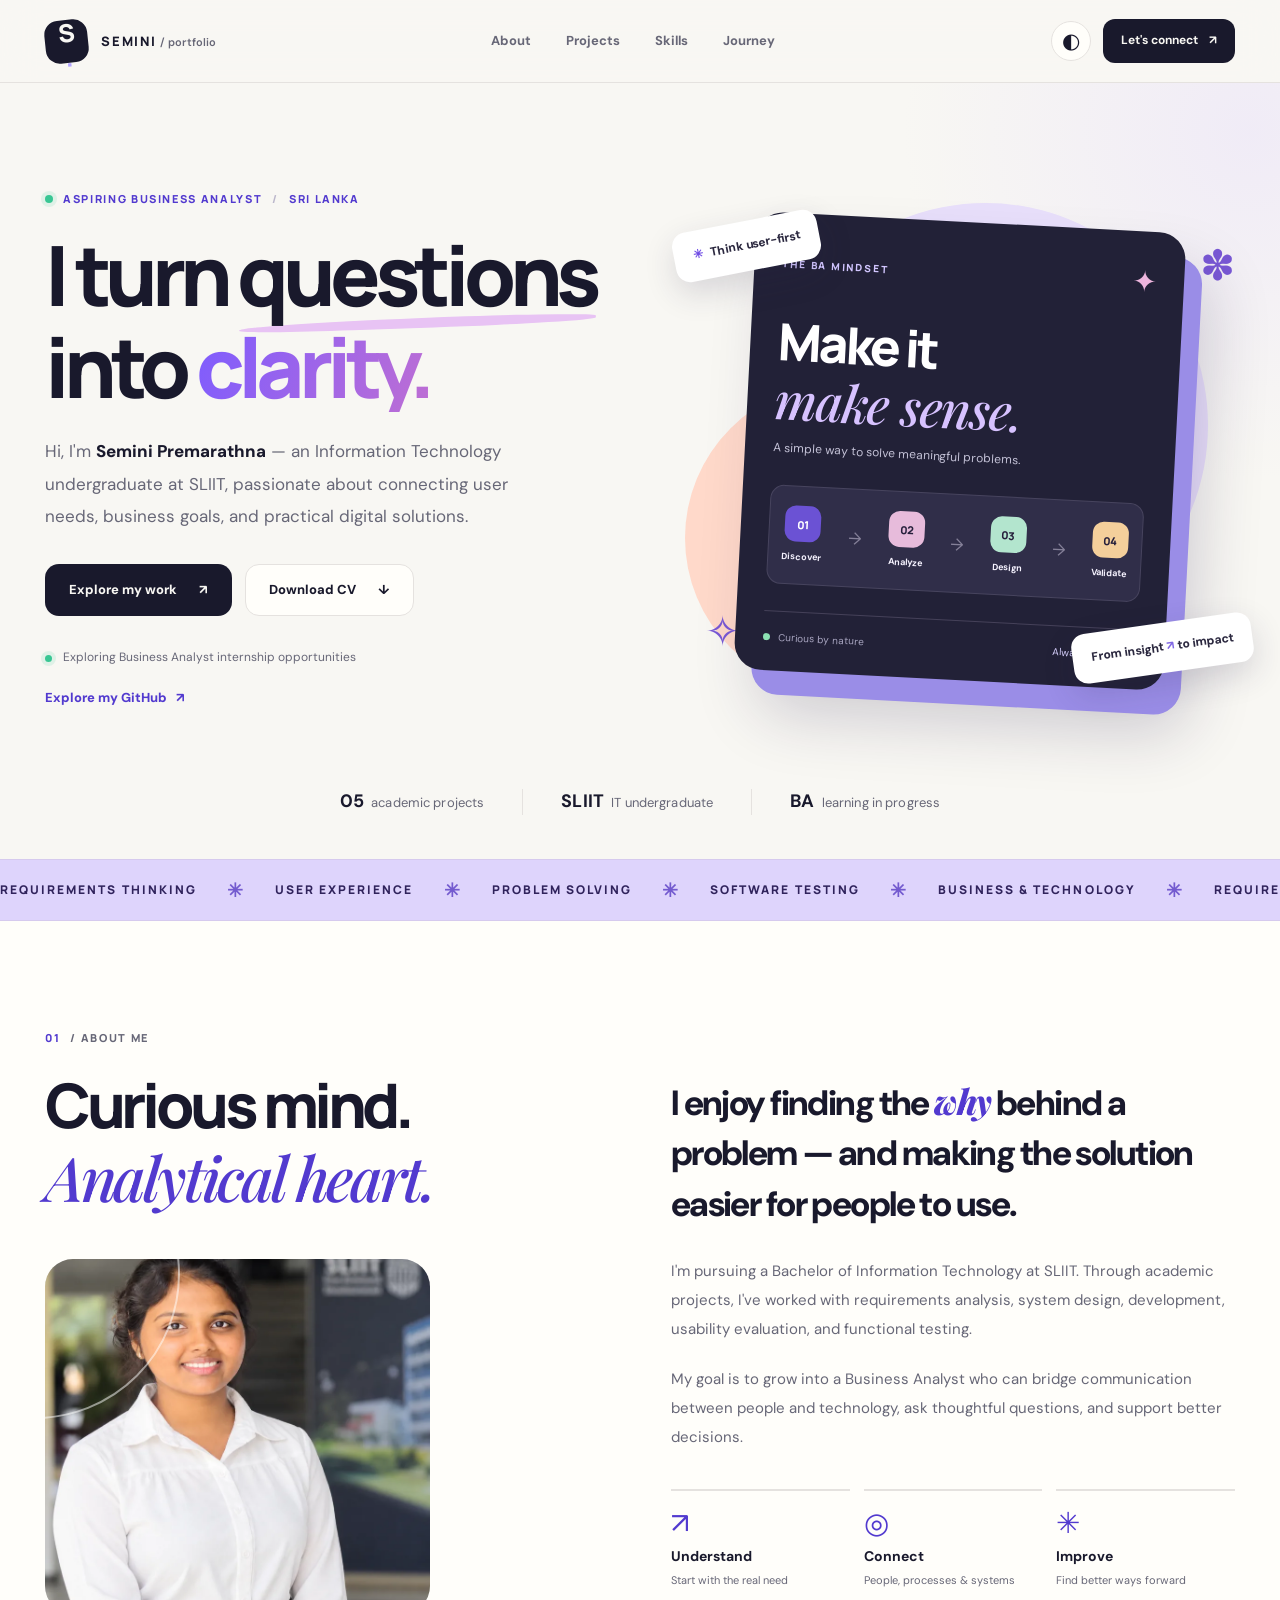
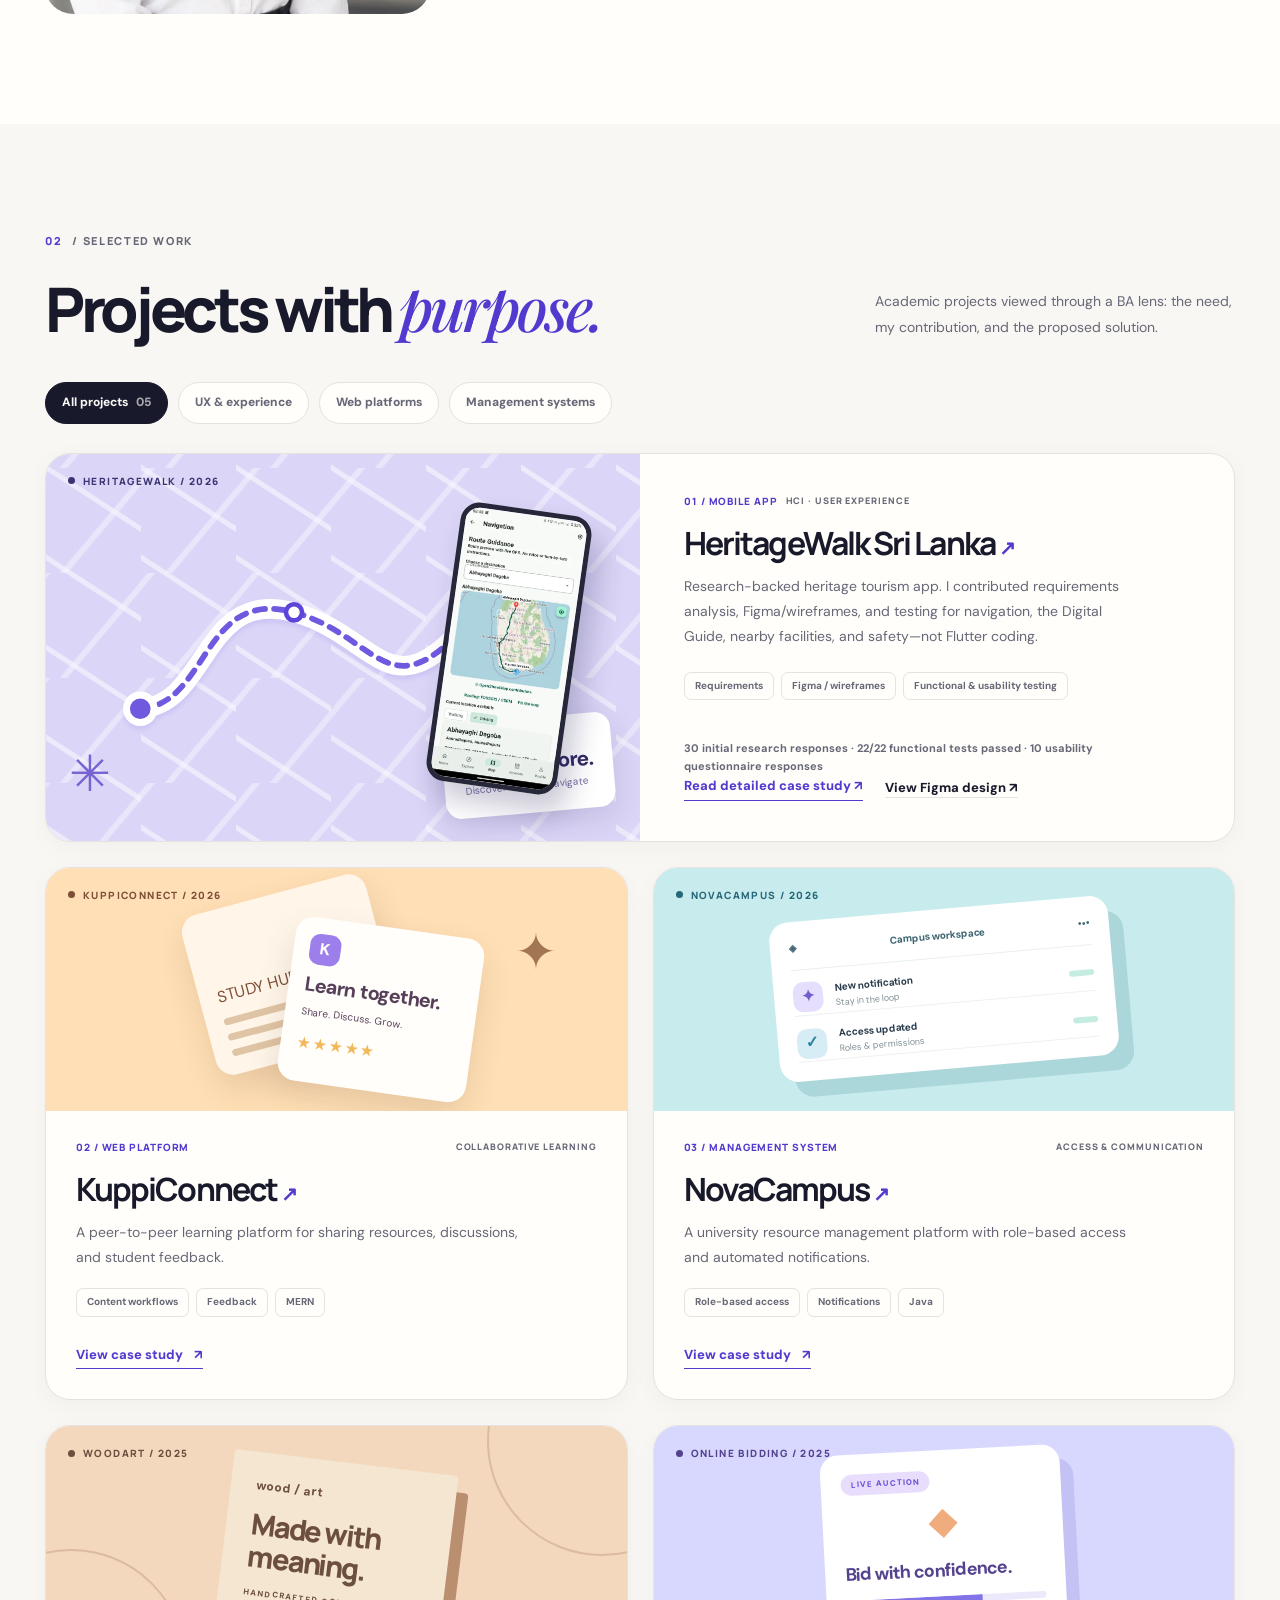
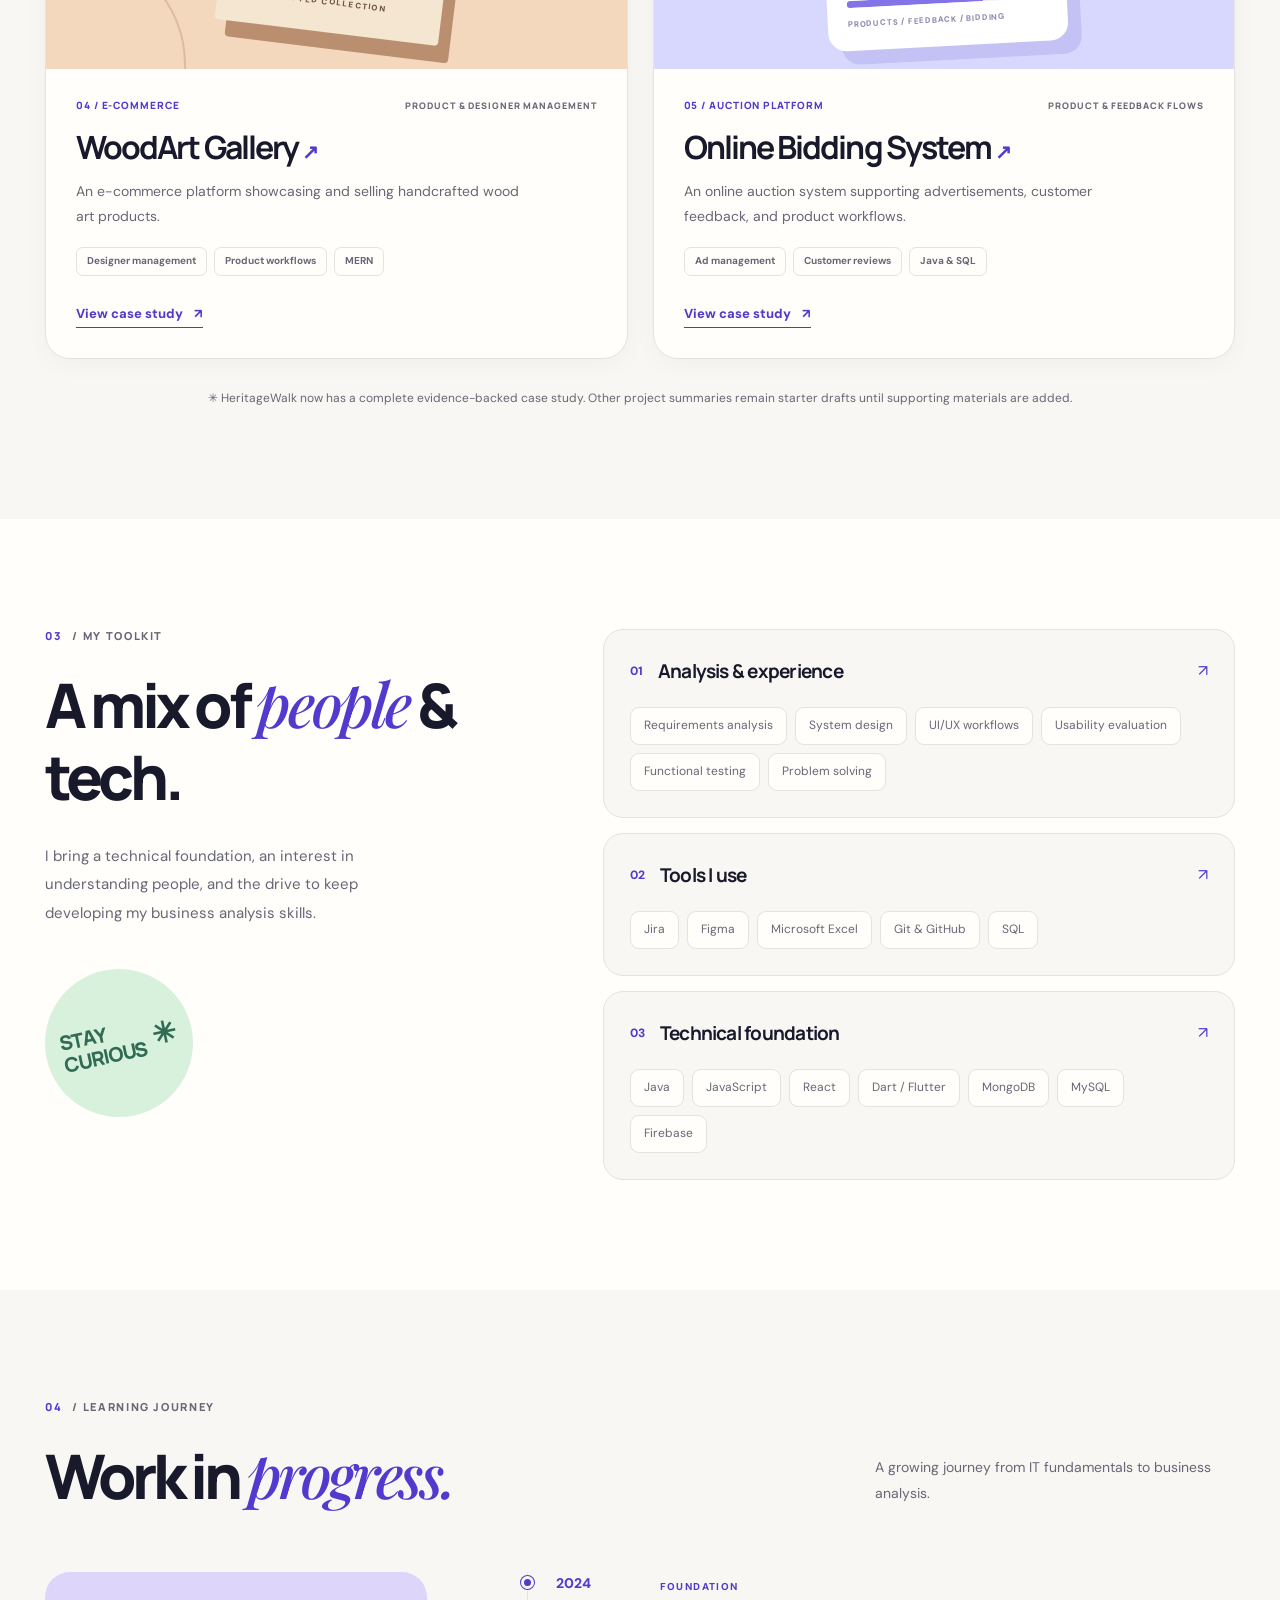
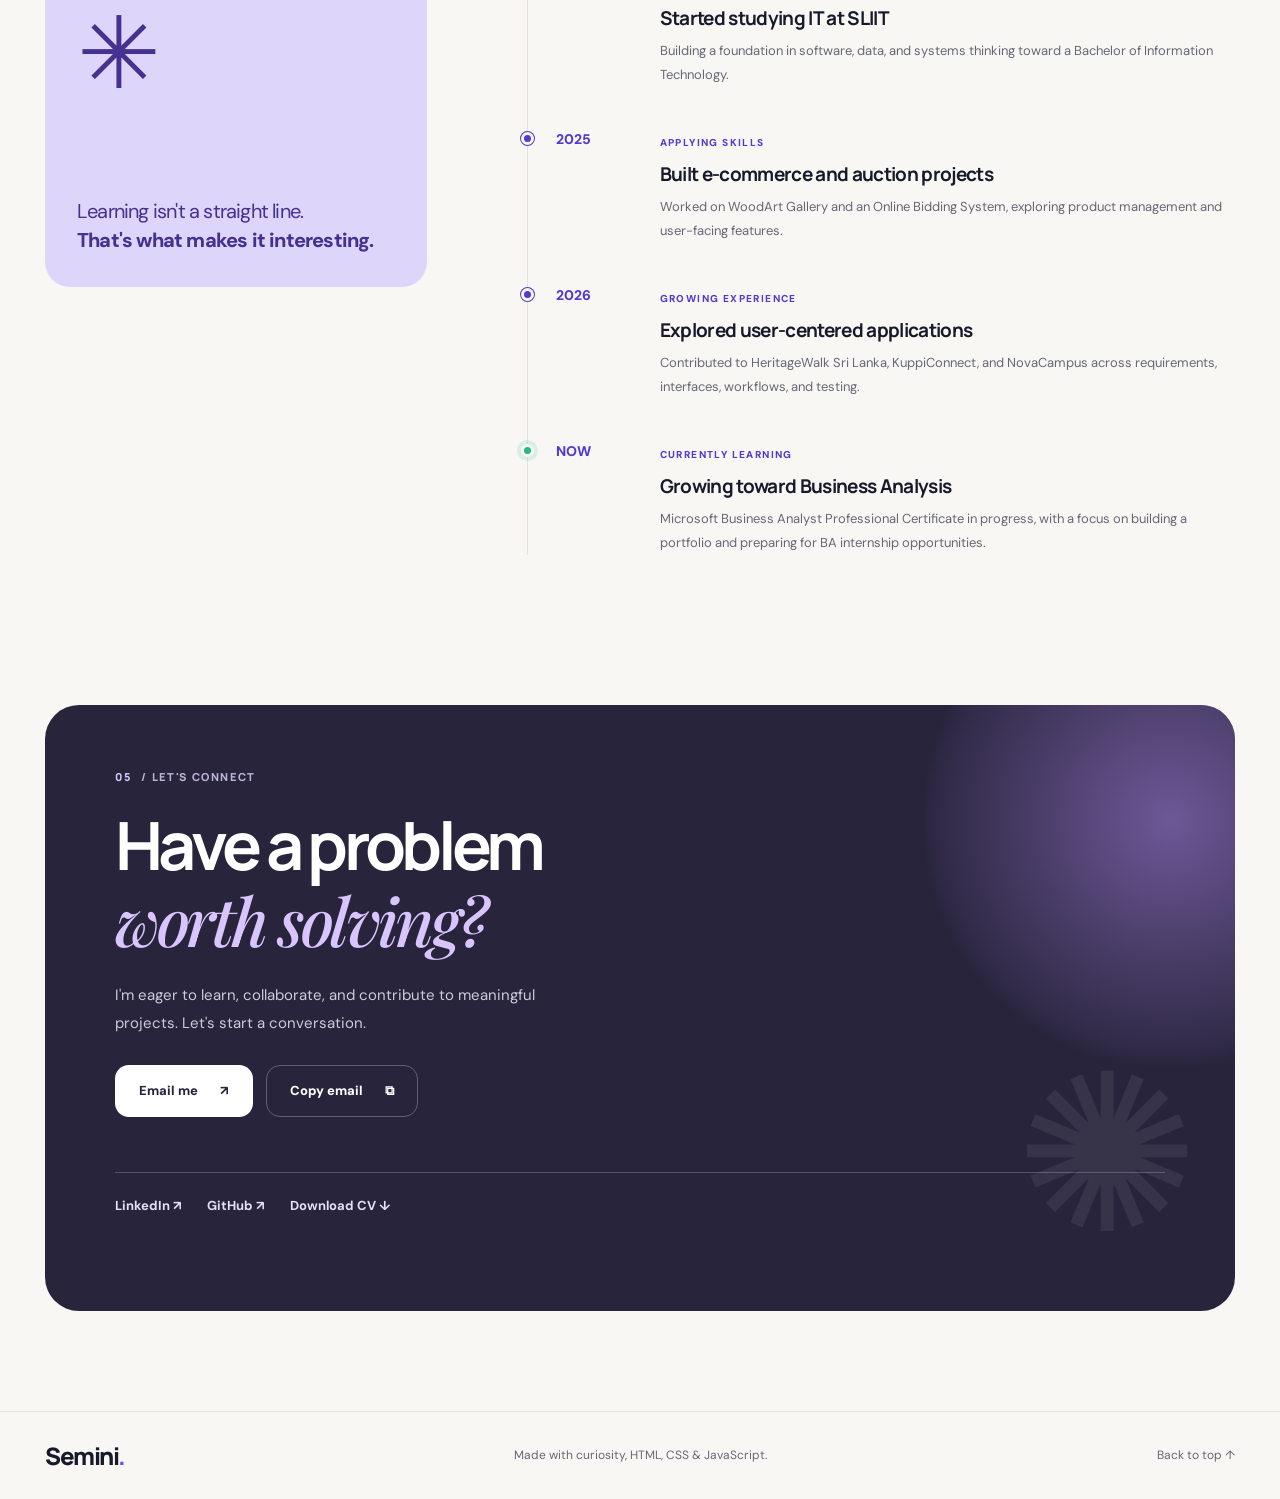
<file: index.html>
<!DOCTYPE html>

<html lang="en">
<head>
<meta charset="utf-8"/>
<meta content="width=device-width, initial-scale=1" name="viewport"/>
<meta content="#faf9f6" name="theme-color"/>
<meta content="Portfolio of Semini Premarathna — an aspiring Business Analyst and Information Technology undergraduate at SLIIT. Explore projects, skills and learning journey." name="description"/>
<title>Semini Premarathna | Aspiring Business Analyst</title>
<link href="assets/favicon.svg" rel="icon" type="image/svg+xml"/>
<link href="style.css" rel="stylesheet"/>
<script defer="" src="script.js"></script>
</head>
<body>
<a class="skip-link" href="#main">Skip to content</a>
<div aria-hidden="true" class="scroll-progress" id="scrollProgress"></div>
<div class="site-shell">
<header class="site-header" id="top">
<div class="container nav-shell">
<a aria-label="Semini Premarathna, home" class="brand" href="#home"><span class="brand-icon">S<span class="brand-dot">.</span></span><span class="brand-name">SEMINI<span> / portfolio</span></span></a>
<nav aria-label="Main navigation" class="desktop-nav">
<a href="#about">About</a><a href="#work">Projects</a><a href="#skills">Skills</a><a href="#journey">Journey</a>
</nav>
<div class="nav-actions">
<button aria-label="Switch to dark theme" class="theme-toggle" id="themeToggle" title="Toggle light/dark theme" type="button"><span aria-hidden="true" class="theme-icon">◐</span></button>
<a class="nav-cta" href="#contact">Let's connect <span aria-hidden="true">↗</span></a>
<button aria-controls="mobileNav" aria-expanded="false" aria-label="Open menu" class="menu-toggle" id="menuToggle" type="button"><span></span><span></span></button>
</div>
</div>
<nav aria-label="Mobile navigation" class="mobile-nav" hidden="" id="mobileNav">
<a href="#about">About</a><a href="#work">Projects</a><a href="#skills">Skills</a><a href="#journey">Journey</a><a href="#contact">Contact</a>
</nav>
</header>
<main id="main">
<section class="hero section" id="home">
<div aria-hidden="true" class="hero-noise"></div>
<div class="container hero-grid">
<div class="hero-copy" data-reveal="">
<div class="eyebrow"><span class="signal-dot"></span> ASPIRING BUSINESS ANALYST <span class="eyebrow-divider">/</span> SRI LANKA</div>
<h1>I turn <span class="underline-scribble">questions</span> into <span class="gradient-text">clarity.</span></h1>
<p class="hero-intro">Hi, I'm <strong>Semini Premarathna</strong> — an Information Technology undergraduate at SLIIT, passionate about connecting user needs, business goals, and practical digital solutions.</p>
<div class="hero-buttons">
<a class="button button-dark" href="#work">Explore my work <span aria-hidden="true">↗</span></a>
<a class="button button-outline" download="" href="assets/Semini_Premarathna.pdf">Download CV <span aria-hidden="true">↓</span></a>
</div>
<div class="hero-small-print"><span class="availability-pulse"></span> Exploring Business Analyst internship opportunities</div>
<a aria-label="View Semini's GitHub profile in a new tab" class="hero-github-link" href="https://github.com/semini24" rel="noopener noreferrer" target="_blank">Explore my GitHub <span aria-hidden="true">↗</span></a>
</div>
<div aria-label="Illustration showing the business analysis process" class="hero-visual" data-reveal="">
<div aria-hidden="true" class="hero-orb hero-orb-one"></div>
<div aria-hidden="true" class="hero-orb hero-orb-two"></div>
<div class="floating-note note-one"><span class="tiny-star">✳</span> Think user-first</div>
<div class="floating-note note-two">From insight <span aria-hidden="true">↗</span> to impact</div>
<div class="insight-board">
<div class="board-top"><span class="board-kicker">THE BA MINDSET</span><span aria-hidden="true" class="board-symbol">✦</span></div>
<div class="board-headline">Make it<br/><em>make sense.</em></div>
<div class="board-caption">A simple way to solve meaningful problems.</div>
<div aria-label="Discover, Analyze, Design, Validate" class="process-flow">
<div class="process-step"><span class="step-icon">01</span><span>Discover</span></div>
<div aria-hidden="true" class="flow-arrow">→</div>
<div class="process-step"><span class="step-icon">02</span><span>Analyze</span></div>
<div aria-hidden="true" class="flow-arrow">→</div>
<div class="process-step"><span class="step-icon">03</span><span>Design</span></div>
<div aria-hidden="true" class="flow-arrow">→</div>
<div class="process-step"><span class="step-icon">04</span><span>Validate</span></div>
</div>
<div class="board-bottom"><span><span class="color-dot"></span> Curious by nature</span><span>Always learning <span aria-hidden="true">↗</span></span></div>
</div>
<div aria-hidden="true" class="visual-sparkle sparkle-one">✽</div><div aria-hidden="true" class="visual-sparkle sparkle-two">✧</div>
</div>
</div>
<div class="container quick-facts" data-reveal=""><span><strong>05</strong> academic projects</span><span class="facts-divider"></span><span><strong>SLIIT</strong> IT undergraduate</span><span class="facts-divider"></span><span><strong>BA</strong> learning in progress</span></div>
</section>
<div aria-label="Areas of interest" class="ticker"><div aria-hidden="true" class="ticker-track">
<span>REQUIREMENTS THINKING</span><b>✳</b><span>USER EXPERIENCE</span><b>✳</b><span>PROBLEM SOLVING</span><b>✳</b><span>SOFTWARE TESTING</span><b>✳</b><span>BUSINESS &amp; TECHNOLOGY</span><b>✳</b>
<span>REQUIREMENTS THINKING</span><b>✳</b><span>USER EXPERIENCE</span><b>✳</b><span>PROBLEM SOLVING</span><b>✳</b><span>SOFTWARE TESTING</span><b>✳</b><span>BUSINESS &amp; TECHNOLOGY</span><b>✳</b>
</div></div>
<section class="section about-section" id="about">
<div class="container about-grid">
<div data-reveal=""><div class="section-kicker"><span>01</span> / ABOUT ME</div><h2 class="section-title">Curious mind.<br/><span class="serif-accent">Analytical heart.</span></h2><div aria-label="Professional portrait of Semini Premarathna" class="about-monogram about-photo"><img alt="Semini Premarathna in a white collared shirt" height="535" loading="lazy" src="assets/profile-photo.webp" width="400"/></div></div>
<div class="about-content" data-reveal="">
<p class="lead">I enjoy finding the <em>why</em> behind a problem — and making the solution easier for people to use.</p>
<p>I'm pursuing a Bachelor of Information Technology at SLIIT. Through academic projects, I've worked with requirements analysis, system design, development, usability evaluation, and functional testing.</p>
<p>My goal is to grow into a Business Analyst who can bridge communication between people and technology, ask thoughtful questions, and support better decisions.</p>
<div class="about-principles">
<div><span class="principle-symbol">↗</span><strong>Understand</strong><small>Start with the real need</small></div>
<div><span class="principle-symbol">◎</span><strong>Connect</strong><small>People, processes &amp; systems</small></div>
<div><span class="principle-symbol">✳</span><strong>Improve</strong><small>Find better ways forward</small></div>
</div>
</div>
</div>
</section>
<section class="section work-section" id="work">
<div class="container">
<div class="section-heading" data-reveal=""><div><div class="section-kicker"><span>02</span> / SELECTED WORK</div><h2 class="section-title">Projects with <span class="serif-accent">purpose.</span></h2></div><p>Academic projects viewed through a BA lens: the need, my contribution, and the proposed solution.</p></div>
<div aria-label="Filter projects" class="filters" data-reveal=""><button aria-pressed="true" class="filter-button is-active" data-filter="all" type="button">All projects <span>05</span></button><button aria-pressed="false" class="filter-button" data-filter="experience" type="button">UX &amp; experience</button><button aria-pressed="false" class="filter-button" data-filter="web" type="button">Web platforms</button><button aria-pressed="false" class="filter-button" data-filter="systems" type="button">Management systems</button></div>
<div class="project-grid">
<article class="project-card project-card-featured" data-category="experience" data-reveal="">
<div class="project-visual heritage-visual"><div class="art-label"><span class="art-dot"></span> HERITAGEWALK / 2026</div><div aria-hidden="true" class="map-art"><div class="map-grid"></div><svg preserveaspectratio="xMidYMid meet" viewbox="0 0 440 238"><path class="route-background" d="M56 174 C116 170 110 68 190 90 S273 193 365 70"></path><path class="route-line" d="M56 174 C116 170 110 68 190 90 S273 193 365 70"></path><circle class="map-pin" cx="56" cy="174" r="12"></circle><circle class="map-pin" cx="365" cy="70" r="12"></circle><circle cx="190" cy="90" fill="#fff" r="7" stroke="#5d45d9" stroke-width="4"></circle></svg><div class="map-card"><small>YOUR ROUTE</small><strong>Explore more.</strong><span>Discover • Plan • Navigate</span></div><span class="map-compass">✳</span></div><img alt="HeritageWalk navigation screen showing a GPS route on a map" class="featured-real-screen" height="440" loading="lazy" src="assets/heritagewalk/navigation.webp" width="210"/></div>
<div class="project-content"><div class="project-meta">01 / MOBILE APP <span>HCI · USER EXPERIENCE</span></div><h3>HeritageWalk Sri Lanka <span aria-hidden="true">↗</span></h3><p>Research-backed heritage tourism app. I contributed requirements analysis, Figma/wireframes, and testing for navigation, the Digital Guide, nearby facilities, and safety—not Flutter coding.</p><div class="project-tags"><span>Requirements</span><span>Figma / wireframes</span><span>Functional &amp; usability testing</span></div><div class="project-evidence-line">30 initial research responses  ·  22/22 functional tests passed  ·  10 usability questionnaire responses</div><div class="project-cta-row"><a class="project-open full-case-link" href="heritagewalk.html">Read detailed case study ↗</a><a aria-label="View HeritageWalk design in Figma in a new tab" class="project-external" href="https://www.figma.com/design/ZQuLCneGaBl8sNQxhKl276/Untitled?node-id=1003-2&amp;p=f" rel="noopener noreferrer" target="_blank">View Figma design <span aria-hidden="true">↗</span></a></div></div>
</article>
<article class="project-card" data-category="web" data-reveal="">
<div class="project-visual kuppi-visual"><div class="art-label"><span class="art-dot"></span> KUPPICONNECT / 2026</div><div aria-hidden="true" class="notes-art"><div class="mini-note note-back"><span>STUDY HUB</span><i></i><i></i><i></i></div><div class="mini-note note-front"><div class="note-avatar">K</div><strong>Learn together.</strong><small>Share. Discuss. Grow.</small><div class="note-stars">★★★★★</div></div><span class="notes-circle">✦</span></div></div>
<div class="project-content"><div class="project-meta">02 / WEB PLATFORM <span>COLLABORATIVE LEARNING</span></div><h3>KuppiConnect <span aria-hidden="true">↗</span></h3><p>A peer-to-peer learning platform for sharing resources, discussions, and student feedback.</p><div class="project-tags"><span>Content workflows</span><span>Feedback</span><span>MERN</span></div><button class="project-open" data-project="kuppi" type="button">View case study <span aria-hidden="true">↗</span></button></div>
</article>
<article class="project-card" data-category="systems" data-reveal="">
<div class="project-visual nova-visual"><div class="art-label"><span class="art-dot"></span> NOVACAMPUS / 2026</div><div aria-hidden="true" class="notification-art"><div class="notification-card"><div class="notif-heading"><span>◈</span> Campus workspace <span>•••</span></div><div class="notif-row"><b class="notif-icon notif-purple">✦</b><span><strong>New notification</strong><small>Stay in the loop</small></span><i></i></div><div class="notif-row"><b class="notif-icon notif-blue">✓</b><span><strong>Access updated</strong><small>Roles &amp; permissions</small></span><i></i></div></div></div></div>
<div class="project-content"><div class="project-meta">03 / MANAGEMENT SYSTEM <span>ACCESS &amp; COMMUNICATION</span></div><h3>NovaCampus <span aria-hidden="true">↗</span></h3><p>A university resource management platform with role-based access and automated notifications.</p><div class="project-tags"><span>Role-based access</span><span>Notifications</span><span>Java</span></div><button class="project-open" data-project="nova" type="button">View case study <span aria-hidden="true">↗</span></button></div>
</article>
<article class="project-card" data-category="web" data-reveal="">
<div class="project-visual wood-visual"><div class="art-label"><span class="art-dot"></span> WOODART / 2025</div><div aria-hidden="true" class="wood-art"><div class="wood-circle circle-a"></div><div class="wood-circle circle-b"></div><div class="wood-tile"><span>wood / art</span><strong>Made with<br/>meaning.</strong><small>HANDCRAFTED COLLECTION</small></div></div></div>
<div class="project-content"><div class="project-meta">04 / E-COMMERCE <span>PRODUCT &amp; DESIGNER MANAGEMENT</span></div><h3>WoodArt Gallery <span aria-hidden="true">↗</span></h3><p>An e-commerce platform showcasing and selling handcrafted wood art products.</p><div class="project-tags"><span>Designer management</span><span>Product workflows</span><span>MERN</span></div><button class="project-open" data-project="wood" type="button">View case study <span aria-hidden="true">↗</span></button></div>
</article>
<article class="project-card" data-category="systems" data-reveal="">
<div class="project-visual bidding-visual"><div class="art-label"><span class="art-dot"></span> ONLINE BIDDING / 2025</div><div aria-hidden="true" class="bidding-art"><div class="bid-card"><span class="bid-badge">LIVE AUCTION</span><div class="bid-hammer">◆</div><strong>Bid with confidence.</strong><div class="bid-progress"><span></span></div><small>PRODUCTS / FEEDBACK / BIDDING</small></div></div></div>
<div class="project-content"><div class="project-meta">05 / AUCTION PLATFORM <span>PRODUCT &amp; FEEDBACK FLOWS</span></div><h3>Online Bidding System <span aria-hidden="true">↗</span></h3><p>An online auction system supporting advertisements, customer feedback, and product workflows.</p><div class="project-tags"><span>Ad management</span><span>Customer reviews</span><span>Java &amp; SQL</span></div><button class="project-open" data-project="bidding" type="button">View case study <span aria-hidden="true">↗</span></button></div>
</article>
</div>
<p class="work-note" data-reveal="">✳ HeritageWalk now has a complete evidence-backed case study. Other project summaries remain starter drafts until supporting materials are added.</p>
</div>
</section>
<section class="section skills-section" id="skills"><div class="container skills-grid">
<div data-reveal=""><div class="section-kicker"><span>03</span> / MY TOOLKIT</div><h2 class="section-title">A mix of <span class="serif-accent">people</span> &amp; tech.</h2><p class="skills-lead">I bring a technical foundation, an interest in understanding people, and the drive to keep developing my business analysis skills.</p><div aria-hidden="true" class="skills-sticker"><span>STAY<br/>CURIOUS</span><b>✳</b></div></div>
<div class="skill-panels" data-reveal="">
<div class="skill-panel"><div class="skill-panel-top"><span class="skill-number">01</span><h3>Analysis &amp; experience</h3><span>↗</span></div><div class="skill-chips"><span>Requirements analysis</span><span>System design</span><span>UI/UX workflows</span><span>Usability evaluation</span><span>Functional testing</span><span>Problem solving</span></div></div>
<div class="skill-panel"><div class="skill-panel-top"><span class="skill-number">02</span><h3>Tools I use</h3><span>↗</span></div><div class="skill-chips"><span>Jira</span><span>Figma</span><span>Microsoft Excel</span><span>Git &amp; GitHub</span><span>SQL</span></div></div>
<div class="skill-panel"><div class="skill-panel-top"><span class="skill-number">03</span><h3>Technical foundation</h3><span>↗</span></div><div class="skill-chips"><span>Java</span><span>JavaScript</span><span>React</span><span>Dart / Flutter</span><span>MongoDB</span><span>MySQL</span><span>Firebase</span></div></div>
</div>
</div></section>
<section class="section journey-section" id="journey"><div class="container">
<div class="section-heading" data-reveal=""><div><div class="section-kicker"><span>04</span> / LEARNING JOURNEY</div><h2 class="section-title">Work in <span class="serif-accent">progress.</span></h2></div><p>A growing journey from IT fundamentals to business analysis.</p></div>
<div class="journey-layout"><div class="journey-intro" data-reveal=""><div class="journey-big-star">✳</div><p>Learning isn't a straight line.<br/><strong>That's what makes it interesting.</strong></p></div>
<ol class="timeline" data-reveal="">
<li><span class="timeline-year">2024</span><div><span class="timeline-type">FOUNDATION</span><h3>Started studying IT at SLIIT</h3><p>Building a foundation in software, data, and systems thinking toward a Bachelor of Information Technology.</p></div></li>
<li><span class="timeline-year">2025</span><div><span class="timeline-type">APPLYING SKILLS</span><h3>Built e-commerce and auction projects</h3><p>Worked on WoodArt Gallery and an Online Bidding System, exploring product management and user-facing features.</p></div></li>
<li><span class="timeline-year">2026</span><div><span class="timeline-type">GROWING EXPERIENCE</span><h3>Explored user-centered applications</h3><p>Contributed to HeritageWalk Sri Lanka, KuppiConnect, and NovaCampus across requirements, interfaces, workflows, and testing.</p></div></li>
<li class="timeline-current"><span class="timeline-year">NOW</span><div><span class="timeline-type">CURRENTLY LEARNING</span><h3>Growing toward Business Analysis</h3><p>Microsoft Business Analyst Professional Certificate in progress, with a focus on building a portfolio and preparing for BA internship opportunities.</p></div></li>
</ol>
</div>
</div></section>
<section class="section contact-section" id="contact"><div class="container"><div class="contact-panel" data-reveal="">
<div aria-hidden="true" class="contact-deco">✺</div><div class="section-kicker"><span>05</span> / LET'S CONNECT</div><h2>Have a problem<br/><span>worth solving?</span></h2><p>I'm eager to learn, collaborate, and contribute to meaningful projects. Let's start a conversation.</p>
<div class="contact-actions"><a class="button button-light" href="mailto:semininm19@gmail.com?subject=Hello%20Semini%20-%20Business%20Analyst%20Opportunity">Email me <span aria-hidden="true">↗</span></a><button class="button button-ghost" id="copyEmail" type="button">Copy email <span aria-hidden="true">⧉</span></button></div>
<div class="contact-links"><a href="https://www.linkedin.com/in/semini-himaya-21060337b/" rel="noopener noreferrer" target="_blank">LinkedIn ↗</a><a href="https://github.com/semini24" rel="noopener noreferrer" target="_blank">GitHub ↗</a><a download="" href="assets/Semini_Premarathna.pdf">Download CV ↓</a></div><p class="copy-status" id="copyStatus" role="status"></p>
</div></div></section>
</main>
<footer class="site-footer"><div class="container footer-row"><a class="footer-brand" href="#top">Semini<span>.</span></a><span>Made with curiosity, HTML, CSS &amp; JavaScript.</span><a href="#top">Back to top ↑</a></div></footer>
</div>
<dialog aria-labelledby="caseTitle" class="case-dialog" id="caseDialog">
<div class="dialog-inner"><button aria-label="Close case study" class="dialog-close" id="dialogClose" type="button">✕</button><div class="dialog-eyebrow" id="caseCategory"></div><h2 id="caseTitle"></h2><p class="dialog-summary" id="caseSummary"></p><div class="dialog-columns"><div><h3>The need</h3><p id="caseProblem"></p></div><div><h3>My contribution</h3><ul id="caseContribution"></ul></div></div><div class="dialog-solution"><h3>The solution</h3><p id="caseSolution"></p></div><div class="dialog-footer"><div><span class="dialog-tech-title">TOOLS &amp; TECHNOLOGIES</span><div class="dialog-tags" id="caseTech"></div></div><div class="case-resources" hidden="" id="caseResources"><h3>Project resources</h3><div class="case-resource-links" id="caseResourceLinks"></div></div><p>Next: add screenshots, requirements, flowcharts &amp; test evidence.</p></div></div>
</dialog>
</body>
</html>
</file>
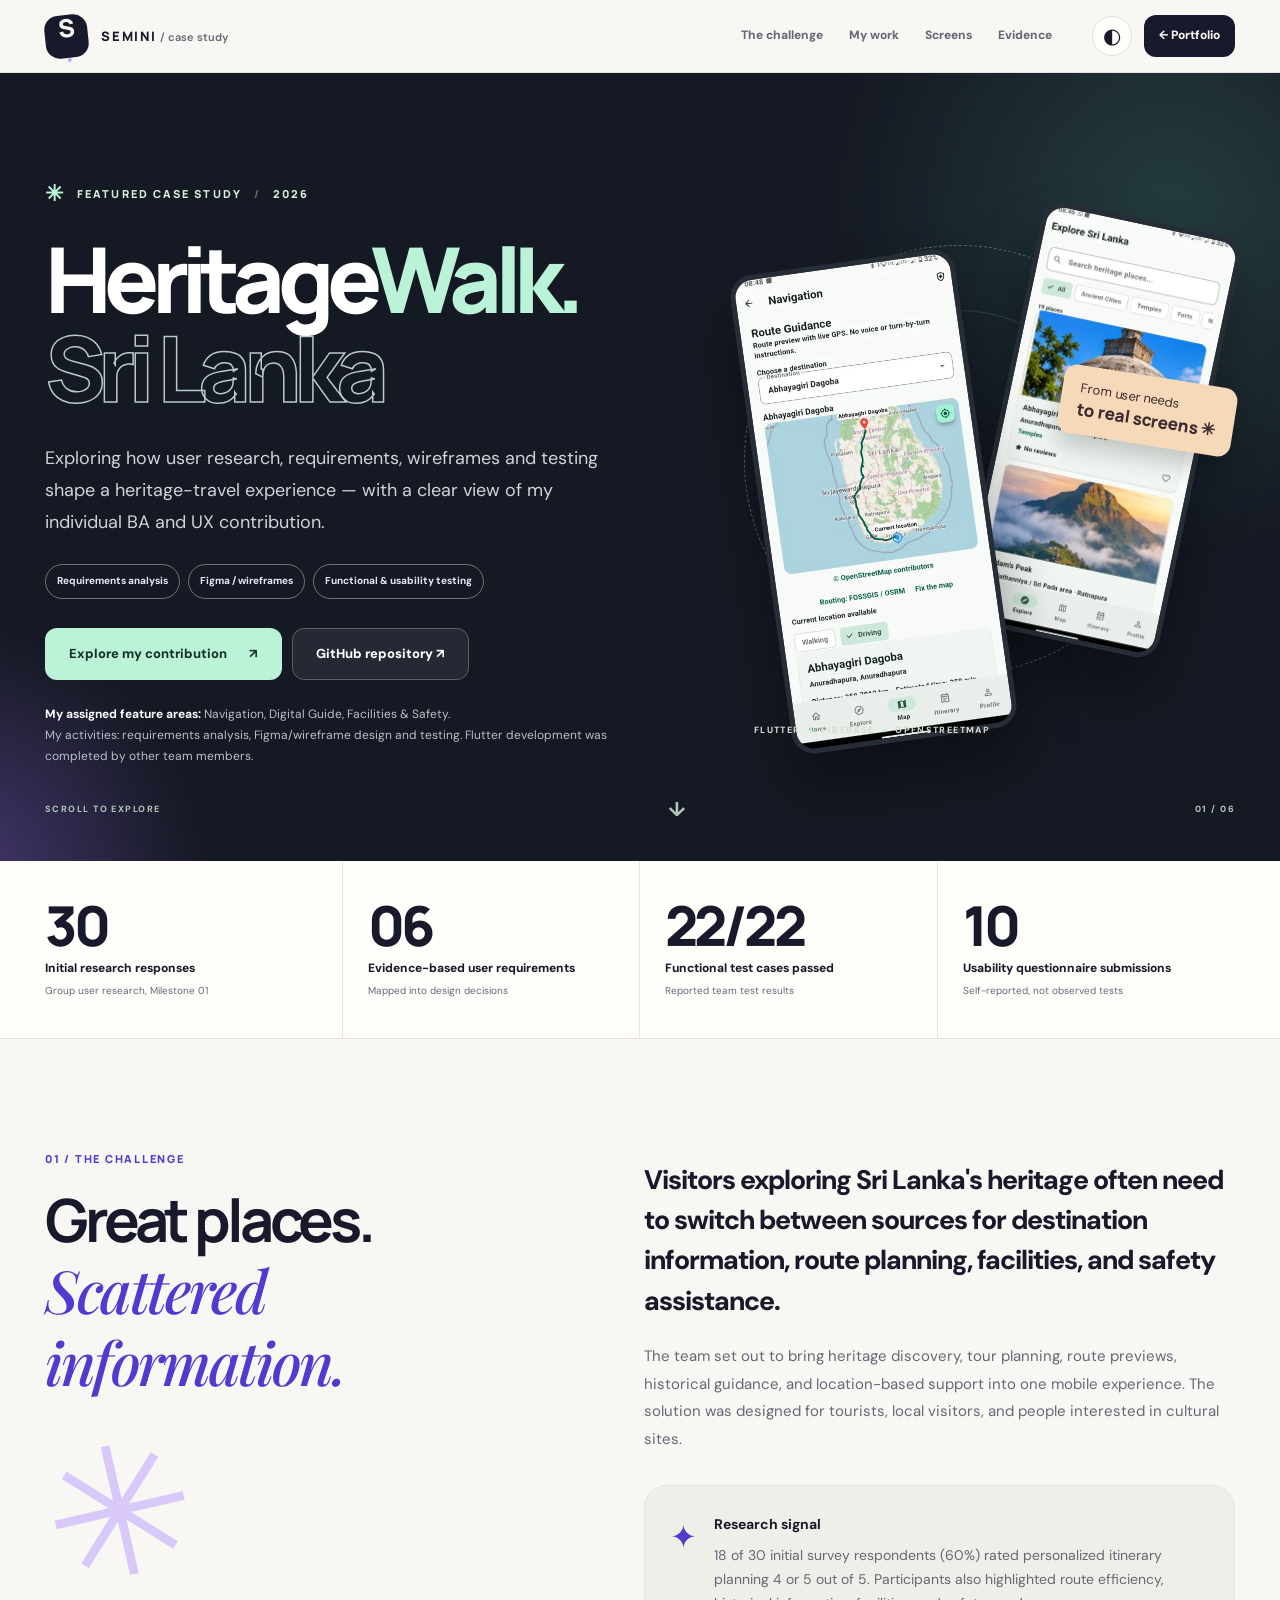
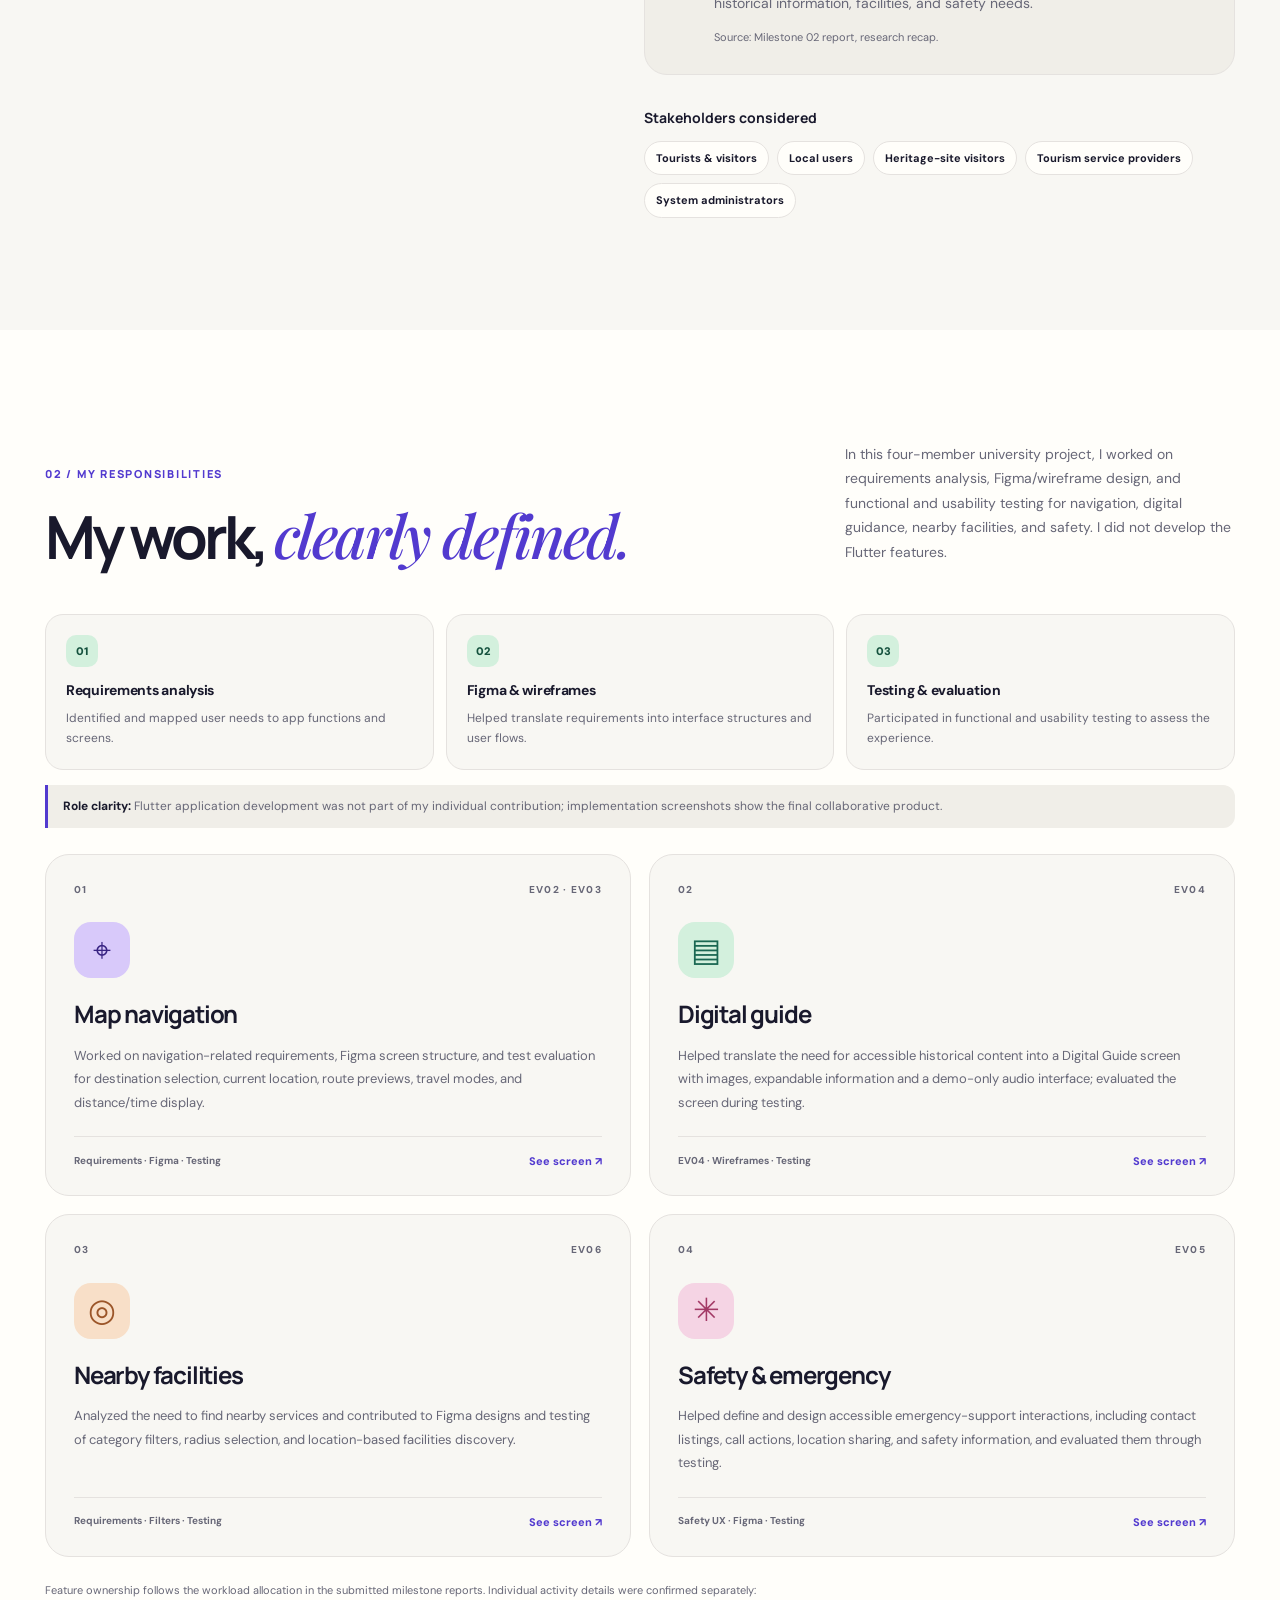
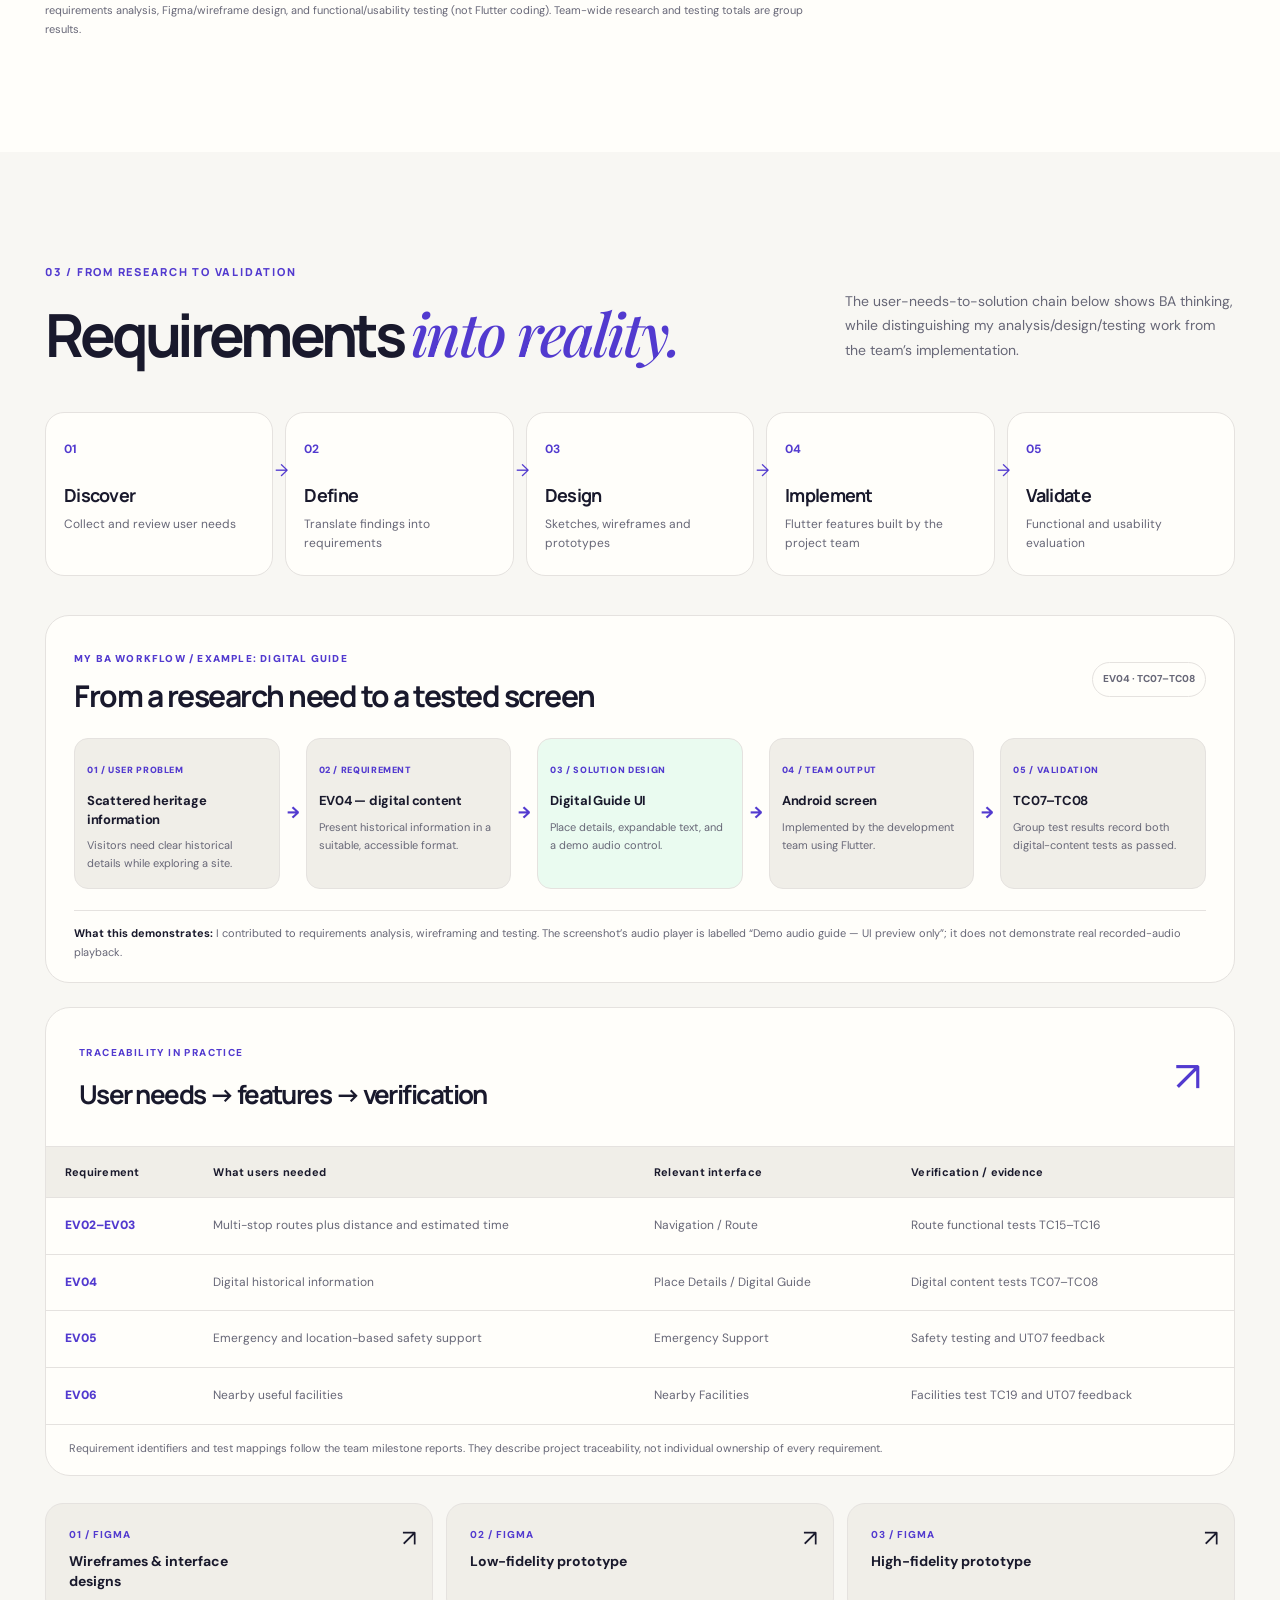
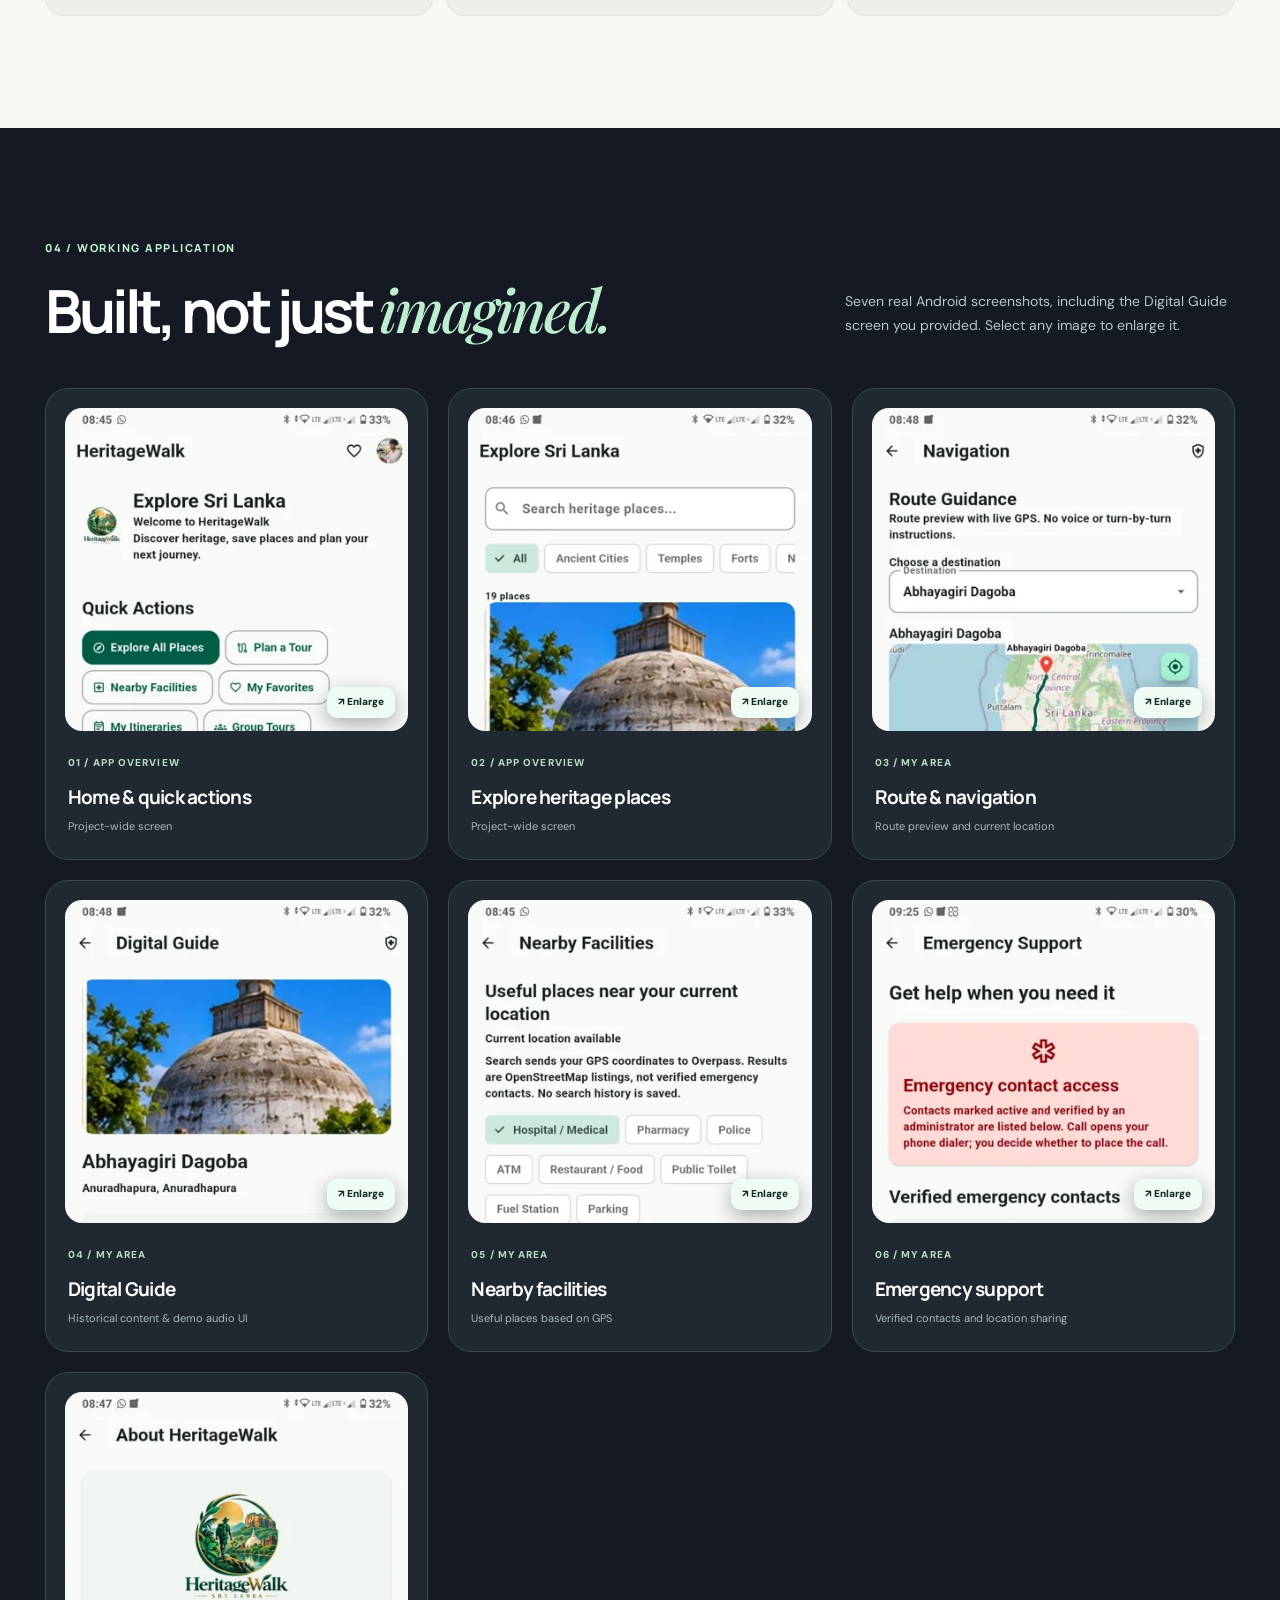
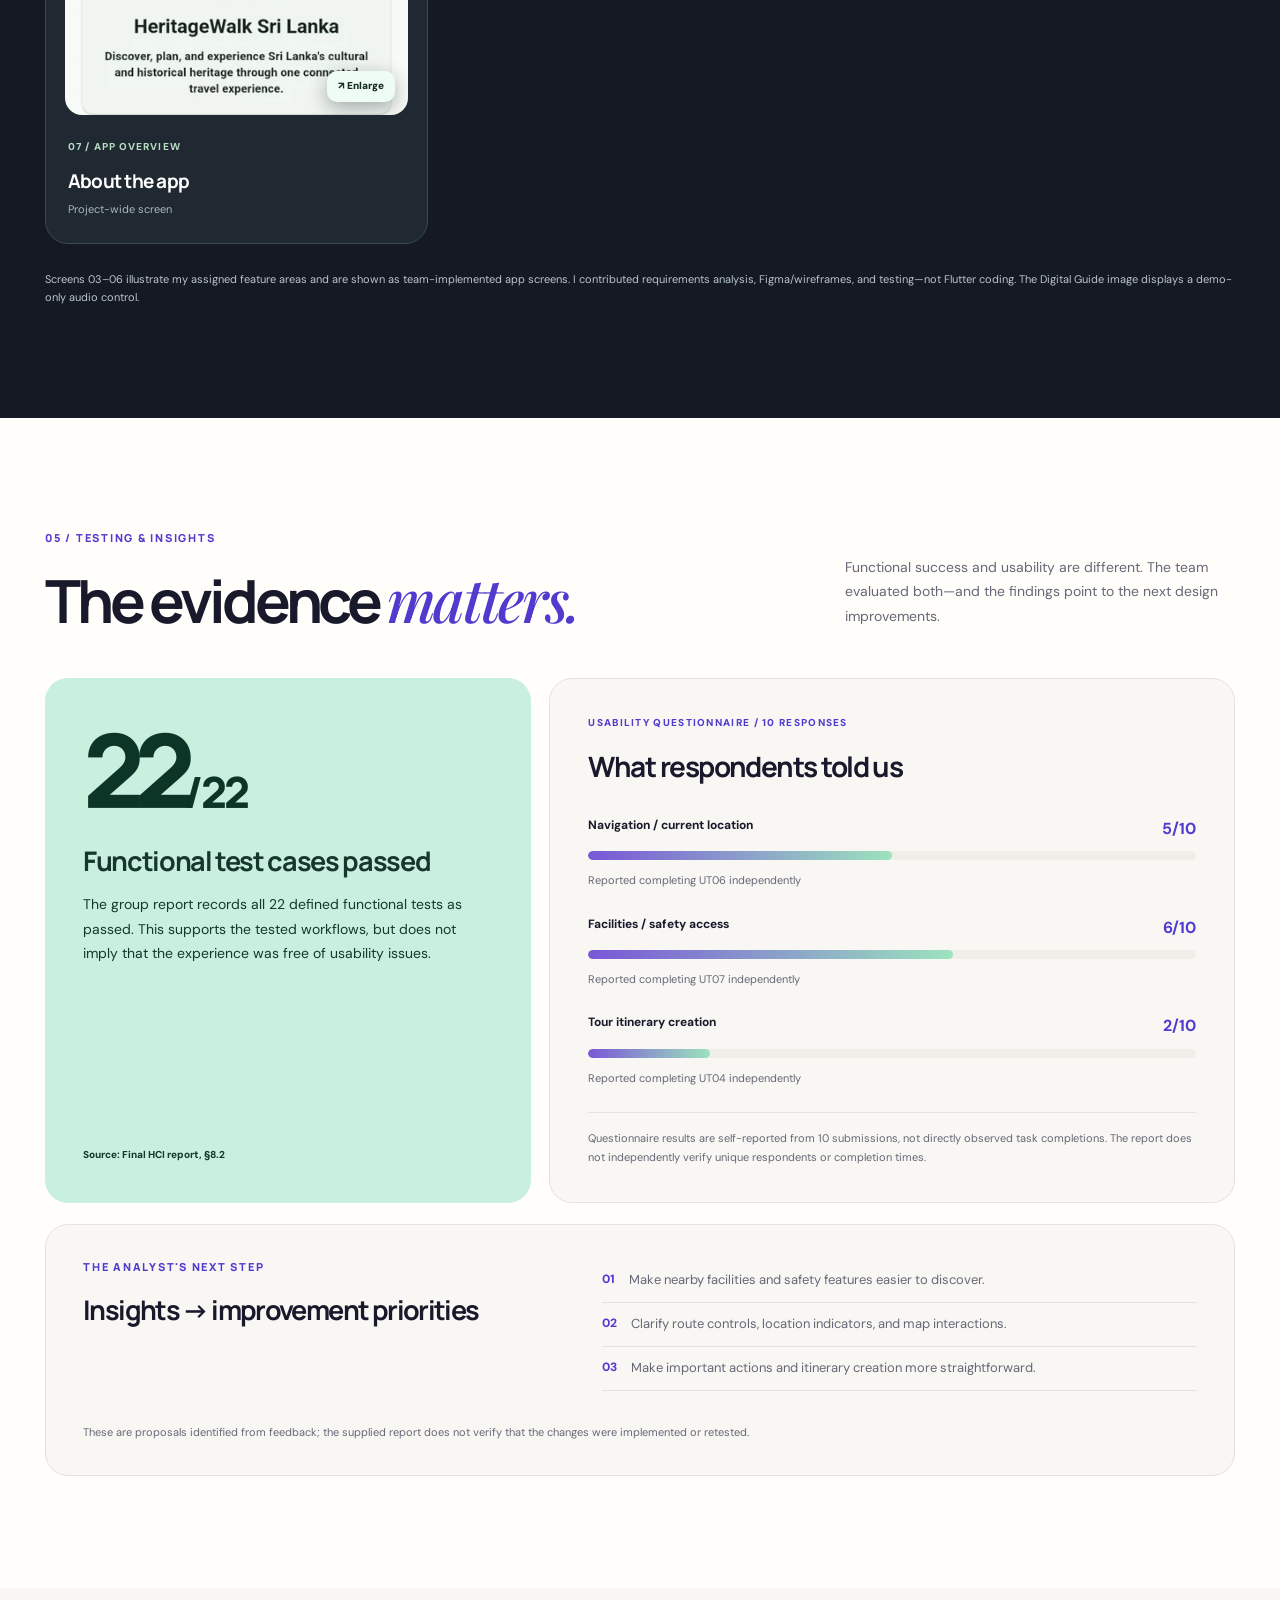
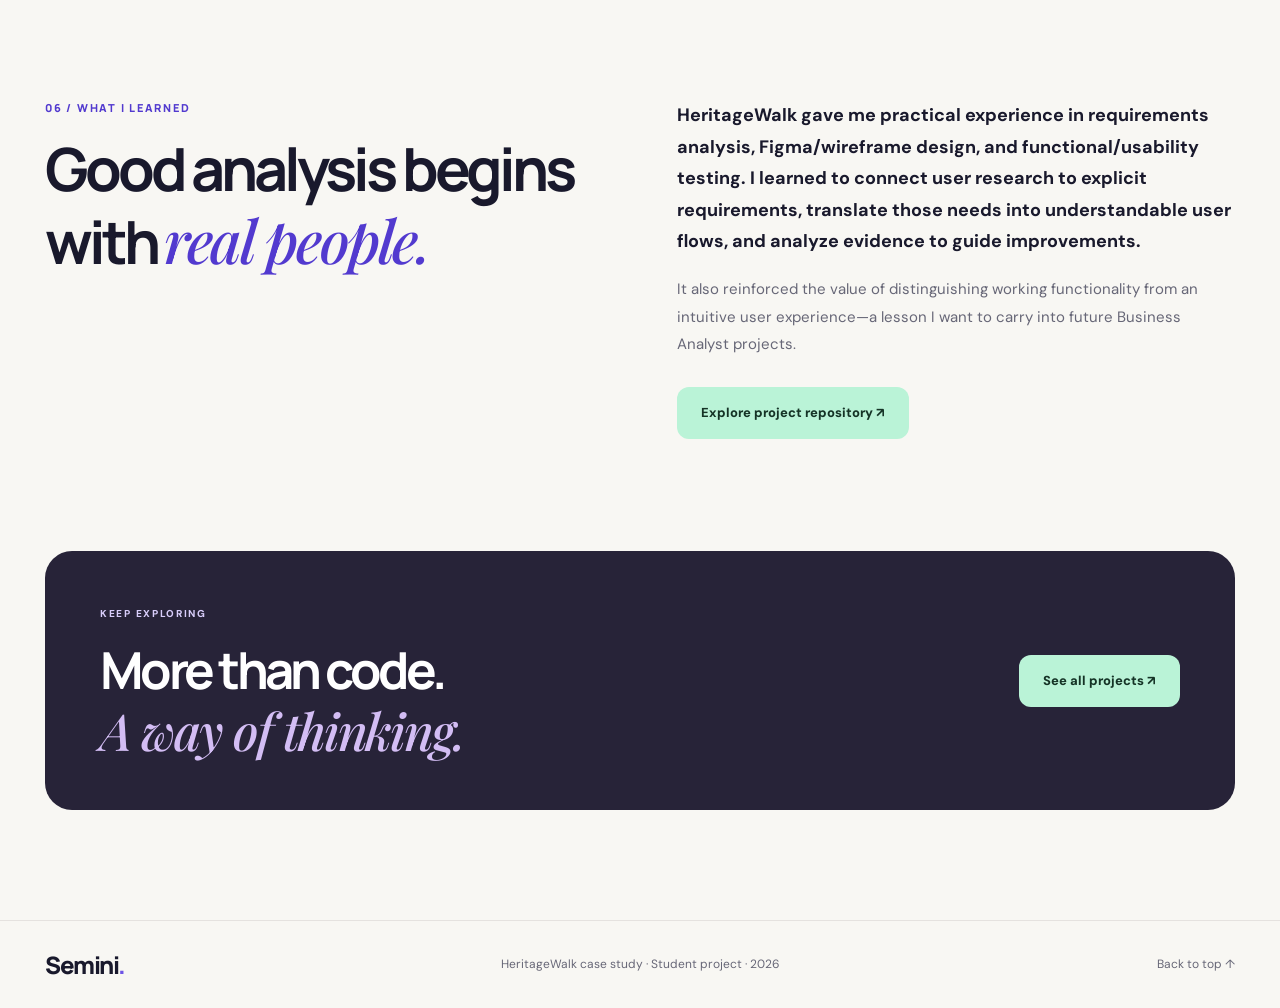
<file: heritagewalk.html>
<!doctype html>
<html lang="en">
<head>
  <meta charset="utf-8">
  <meta name="viewport" content="width=device-width, initial-scale=1">
  <meta name="theme-color" content="#f8f7f3">
  <meta name="description" content="A Business Analyst and UX case study of HeritageWalk Sri Lanka: my requirements analysis, Figma designs and testing contributions across navigation, digital guide, facilities and safety.">
  <title>HeritageWalk | Business Analysis Case Study — Semini Premarathna</title>
  <link rel="icon" href="assets/favicon.svg" type="image/svg+xml">
  <link rel="stylesheet" href="style.css">
  <link rel="stylesheet" href="heritagewalk.css">
  <script src="heritagewalk.js" defer></script>
</head>
<body class="heritage-page">
<a class="skip-link" href="#case-main">Skip to case study</a>
<div class="scroll-progress" id="caseScrollProgress" aria-hidden="true"></div>
<header class="site-header case-header">
  <div class="container nav-shell">
    <a class="brand" href="index.html#work" aria-label="Back to Semini's portfolio"><span class="brand-icon">S<span class="brand-dot">.</span></span><span class="brand-name">SEMINI<span> / case study</span></span></a>
    <nav class="case-nav" aria-label="Case study navigation"><a href="#challenge">The challenge</a><a href="#contribution">My work</a><a href="#screens">Screens</a><a href="#validation">Evidence</a></nav>
    <div class="nav-actions"><button class="theme-toggle" id="caseThemeToggle" type="button" aria-label="Switch to dark theme" title="Toggle theme"><span aria-hidden="true">◐</span></button><a href="index.html#work" class="case-back">← Portfolio</a></div>
  </div>
</header>
<main id="case-main">
  <section class="case-hero">
    <div class="case-ambient ambient-one" aria-hidden="true"></div><div class="case-ambient ambient-two" aria-hidden="true"></div>
    <div class="container case-hero-layout">
      <div class="case-hero-copy" data-reveal>
        <div class="case-overline"><span class="case-sparkle">✳</span> FEATURED CASE STUDY <span class="case-overline-sep">/</span> 2026</div>
        <h1>Heritage<span class="case-green">Walk.</span><br><span class="case-outline">Sri Lanka</span></h1>
        <p class="case-lede">Exploring how user research, requirements, wireframes and testing shape a heritage-travel experience — with a clear view of my individual BA and UX contribution.</p>
        <div class="case-hero-chips"><span>Requirements analysis</span><span>Figma / wireframes</span><span>Functional &amp; usability testing</span></div>
        <div class="case-hero-actions"><a href="#contribution" class="button case-button-primary">Explore my contribution <span aria-hidden="true">↗</span></a><a href="https://github.com/semini24/HCI_Y3S2_HeritageWalk_mobileapp" class="button case-button-ghost" target="_blank" rel="noopener noreferrer">GitHub repository ↗</a></div>
        <p class="case-role-note"><strong>My assigned feature areas:</strong> Navigation, Digital Guide, Facilities &amp; Safety. <span>My activities: requirements analysis, Figma/wireframe design and testing. Flutter development was completed by other team members.</span></p>
      </div>
      <div class="case-hero-stage" aria-label="Preview of HeritageWalk Android screens" data-reveal>
        <div class="case-stage-orbit"></div><span class="case-stage-sticker">From user needs<br><b>to real screens ✳</b></span>
        <div class="case-phone phone-back"><img src="assets/heritagewalk/explore.webp" alt="Explore screen displaying heritage places in Sri Lanka" width="390" height="840"></div>
        <div class="case-phone phone-front"><img src="assets/heritagewalk/navigation.webp" alt="Navigation screen with map route from a current location to a heritage site" width="390" height="840"></div>
        <div class="case-stage-tag">FLUTTER <span>+</span> FIREBASE <span>+</span> OPENSTREETMAP</div>
      </div>
    </div>
    <div class="container case-hero-bottom"><span>SCROLL TO EXPLORE</span><span aria-hidden="true">↓</span><span>01 / 06</span></div>
  </section>
  <section class="case-metrics-section" aria-label="Team project evidence at a glance">
    <div class="container case-metrics-grid">
      <div class="case-metric" data-reveal><strong>30</strong><span>Initial research responses</span><small>Group user research, Milestone 01</small></div>
      <div class="case-metric" data-reveal><strong>06</strong><span>Evidence-based user requirements</span><small>Mapped into design decisions</small></div>
      <div class="case-metric" data-reveal><strong>22/22</strong><span>Functional test cases passed</span><small>Reported team test results</small></div>
      <div class="case-metric" data-reveal><strong>10</strong><span>Usability questionnaire submissions</span><small>Self-reported, not observed tests</small></div>
    </div>
  </section>
  <section class="case-section" id="challenge">
    <div class="container case-split">
      <div class="case-heading-col" data-reveal><div class="case-kicker">01 / THE CHALLENGE</div><h2>Great places.<br><em>Scattered information.</em></h2><span class="case-deco-star" aria-hidden="true">✳</span></div>
      <div class="case-copy-col" data-reveal>
        <p class="case-lead">Visitors exploring Sri Lanka's heritage often need to switch between sources for destination information, route planning, facilities, and safety assistance.</p>
        <p>The team set out to bring heritage discovery, tour planning, route previews, historical guidance, and location-based support into one mobile experience. The solution was designed for tourists, local visitors, and people interested in cultural sites.</p>
        <div class="case-insight"><span class="case-insight-symbol">✦</span><div><strong>Research signal</strong><p>18 of 30 initial survey respondents (60%) rated personalized itinerary planning 4 or 5 out of 5. Participants also highlighted route efficiency, historical information, facilities, and safety needs.</p><small>Source: Milestone 02 report, research recap.</small></div></div>
        <div class="case-stakeholders"><h3>Stakeholders considered</h3><div><span>Tourists &amp; visitors</span><span>Local users</span><span>Heritage-site visitors</span><span>Tourism service providers</span><span>System administrators</span></div></div>
      </div>
    </div>
  </section>
  <section class="case-section case-role-section" id="contribution">
    <div class="container">
      <div class="case-section-heading" data-reveal><div><div class="case-kicker">02 / MY RESPONSIBILITIES</div><h2>My work, <em>clearly defined.</em></h2></div><p>In this four-member university project, I worked on requirements analysis, Figma/wireframe design, and functional and usability testing for navigation, digital guidance, nearby facilities, and safety. I did not develop the Flutter features.</p></div>
      <div class="case-my-activities" data-reveal aria-label="My confirmed contribution areas">
        <div><span class="activity-icon" aria-hidden="true">01</span><strong>Requirements analysis</strong><p>Identified and mapped user needs to app functions and screens.</p></div>
        <div><span class="activity-icon" aria-hidden="true">02</span><strong>Figma &amp; wireframes</strong><p>Helped translate requirements into interface structures and user flows.</p></div>
        <div><span class="activity-icon" aria-hidden="true">03</span><strong>Testing &amp; evaluation</strong><p>Participated in functional and usability testing to assess the experience.</p></div>
      </div>
      <p class="case-boundary" data-reveal><strong>Role clarity:</strong> Flutter application development was not part of my individual contribution; implementation screenshots show the final collaborative product.</p>
      <div class="case-feature-grid">
        <article class="case-feature" data-reveal><div class="case-feature-top"><span>01</span><span>EV02 · EV03</span></div><div class="case-feature-icon">⌖</div><h3>Map navigation</h3><p>Worked on navigation-related requirements, Figma screen structure, and test evaluation for destination selection, current location, route previews, travel modes, and distance/time display.</p><div class="case-feature-bottom"><span>Requirements · Figma · Testing</span><a href="#screens">See screen ↗</a></div></article>
        <article class="case-feature" data-reveal><div class="case-feature-top"><span>02</span><span>EV04</span></div><div class="case-feature-icon">▤</div><h3>Digital guide</h3><p>Helped translate the need for accessible historical content into a Digital Guide screen with images, expandable information and a demo-only audio interface; evaluated the screen during testing.</p><div class="case-feature-bottom"><span>EV04 · Wireframes · Testing</span><a href="#screens">See screen ↗</a></div></article>
        <article class="case-feature" data-reveal><div class="case-feature-top"><span>03</span><span>EV06</span></div><div class="case-feature-icon">◎</div><h3>Nearby facilities</h3><p>Analyzed the need to find nearby services and contributed to Figma designs and testing of category filters, radius selection, and location-based facilities discovery.</p><div class="case-feature-bottom"><span>Requirements · Filters · Testing</span><a href="#screens">See screen ↗</a></div></article>
        <article class="case-feature" data-reveal><div class="case-feature-top"><span>04</span><span>EV05</span></div><div class="case-feature-icon">✳</div><h3>Safety &amp; emergency</h3><p>Helped define and design accessible emergency-support interactions, including contact listings, call actions, location sharing, and safety information, and evaluated them through testing.</p><div class="case-feature-bottom"><span>Safety UX · Figma · Testing</span><a href="#screens">See screen ↗</a></div></article>
      </div>
      <p class="case-scope-footnote">Feature ownership follows the workload allocation in the submitted milestone reports. Individual activity details were confirmed separately: requirements analysis, Figma/wireframe design, and functional/usability testing (not Flutter coding). Team-wide research and testing totals are group results.</p>
    </div>
  </section>
  <section class="case-section case-process-section" id="design">
    <div class="container">
      <div class="case-section-heading" data-reveal><div><div class="case-kicker">03 / FROM RESEARCH TO VALIDATION</div><h2>Requirements <em>into reality.</em></h2></div><p>The user-needs-to-solution chain below shows BA thinking, while distinguishing my analysis/design/testing work from the team’s implementation.</p></div>
      <div class="case-process-steps" data-reveal>
        <div><b>01</b><h3>Discover</h3><p>Collect and review user needs</p></div><div><b>02</b><h3>Define</h3><p>Translate findings into requirements</p></div><div><b>03</b><h3>Design</h3><p>Sketches, wireframes and prototypes</p></div><div><b>04</b><h3>Implement</h3><p>Flutter features built by the project team</p></div><div><b>05</b><h3>Validate</h3><p>Functional and usability evaluation</p></div>
      </div>
      <div class="case-mapping-panel" data-reveal aria-label="Example requirement-to-solution flow for the digital guide">
        <div class="case-mapping-heading"><div><span>MY BA WORKFLOW / EXAMPLE: DIGITAL GUIDE</span><h3>From a research need to a tested screen</h3></div><span class="case-mapping-pill">EV04 · TC07–TC08</span></div>
        <div class="case-mapping-flow" role="list">
          <div role="listitem" class="case-mapping-step"><span>01 / USER PROBLEM</span><strong>Scattered heritage information</strong><p>Visitors need clear historical details while exploring a site.</p></div>
          <span class="case-mapping-arrow" aria-hidden="true">→</span>
          <div role="listitem" class="case-mapping-step"><span>02 / REQUIREMENT</span><strong>EV04 — digital content</strong><p>Present historical information in a suitable, accessible format.</p></div>
          <span class="case-mapping-arrow" aria-hidden="true">→</span>
          <div role="listitem" class="case-mapping-step"><span>03 / SOLUTION DESIGN</span><strong>Digital Guide UI</strong><p>Place details, expandable text, and a demo audio control.</p></div>
          <span class="case-mapping-arrow" aria-hidden="true">→</span>
          <div role="listitem" class="case-mapping-step"><span>04 / TEAM OUTPUT</span><strong>Android screen</strong><p>Implemented by the development team using Flutter.</p></div>
          <span class="case-mapping-arrow" aria-hidden="true">→</span>
          <div role="listitem" class="case-mapping-step"><span>05 / VALIDATION</span><strong>TC07–TC08</strong><p>Group test results record both digital-content tests as passed.</p></div>
        </div>
        <p class="case-mapping-note"><strong>What this demonstrates:</strong> I contributed to requirements analysis, wireframing and testing. The screenshot’s audio player is labelled “Demo audio guide — UI preview only”; it does not demonstrate real recorded-audio playback.</p>
      </div>
      <div class="case-trace-panel" data-reveal>
        <div class="case-panel-heading"><div><span>TRACEABILITY IN PRACTICE</span><h3>User needs → features → verification</h3></div><span class="case-panel-symbol" aria-hidden="true">↗</span></div>
        <div class="case-table-scroll"><table class="case-table"><thead><tr><th>Requirement</th><th>What users needed</th><th>Relevant interface</th><th>Verification / evidence</th></tr></thead><tbody>
          <tr><td>EV02–EV03</td><td>Multi-stop routes plus distance and estimated time</td><td>Navigation / Route</td><td>Route functional tests TC15–TC16</td></tr>
          <tr><td>EV04</td><td>Digital historical information</td><td>Place Details / Digital Guide</td><td>Digital content tests TC07–TC08</td></tr>
          <tr><td>EV05</td><td>Emergency and location-based safety support</td><td>Emergency Support</td><td>Safety testing and UT07 feedback</td></tr>
          <tr><td>EV06</td><td>Nearby useful facilities</td><td>Nearby Facilities</td><td>Facilities test TC19 and UT07 feedback</td></tr>
        </tbody></table></div>
        <p class="case-table-note">Requirement identifiers and test mappings follow the team milestone reports. They describe project traceability, not individual ownership of every requirement.</p>
      </div>
      <div class="case-design-links" data-reveal>
        <a href="https://www.figma.com/design/ZQuLCneGaBl8sNQxhKl276/Untitled?node-id=1003-2&p=f" target="_blank" rel="noopener noreferrer"><span>01 / FIGMA</span><strong>Wireframes &amp; interface designs</strong><span class="case-link-arrow">↗</span></a>
        <a href="https://www.figma.com/proto/5ZQb32WmNfrIFO96GkjMmt/Untitled?node-id=0-1" target="_blank" rel="noopener noreferrer"><span>02 / FIGMA</span><strong>Low-fidelity prototype</strong><span class="case-link-arrow">↗</span></a>
        <a href="https://www.figma.com/proto/oaVze5ga1xlbgUyQX43aJ3/Untitled?node-id=8-212&starting-point-node-id=8%3A212" target="_blank" rel="noopener noreferrer"><span>03 / FIGMA</span><strong>High-fidelity prototype</strong><span class="case-link-arrow">↗</span></a>
      </div>
    </div>
  </section>
  <section class="case-section case-screens-section" id="screens">
    <div class="container">
      <div class="case-section-heading" data-reveal><div><div class="case-kicker">04 / WORKING APPLICATION</div><h2>Built, not just <em>imagined.</em></h2></div><p>Seven real Android screenshots, including the Digital Guide screen you provided. Select any image to enlarge it.</p></div>
      <div class="case-gallery" role="list">
        <div class="case-screen-card" role="listitem" data-reveal><button type="button" class="case-screen-image" data-screenshot="0" aria-label="Enlarge Home screen"><img src="assets/heritagewalk/home.webp" alt="HeritageWalk Home screen with exploration actions and featured places" loading="lazy" width="390" height="840"><span aria-hidden="true">↗ Enlarge</span></button><div class="case-screen-meta"><span>01 / APP OVERVIEW</span><h3>Home &amp; quick actions</h3><p>Project-wide screen</p></div></div>
        <div class="case-screen-card" role="listitem" data-reveal><button type="button" class="case-screen-image" data-screenshot="1" aria-label="Enlarge Explore screen"><img src="assets/heritagewalk/explore.webp" alt="HeritageWalk Explore screen with search and heritage location cards" loading="lazy" width="390" height="840"><span aria-hidden="true">↗ Enlarge</span></button><div class="case-screen-meta"><span>02 / APP OVERVIEW</span><h3>Explore heritage places</h3><p>Project-wide screen</p></div></div>
        <div class="case-screen-card" role="listitem" data-reveal><button type="button" class="case-screen-image" data-screenshot="2" aria-label="Enlarge Navigation screen"><img src="assets/heritagewalk/navigation.webp" alt="Navigation screen with destination selector, GPS route and travel mode controls" loading="lazy" width="390" height="840"><span aria-hidden="true">↗ Enlarge</span></button><div class="case-screen-meta"><span>03 / MY AREA</span><h3>Route &amp; navigation</h3><p>Route preview and current location</p></div></div>
        <div class="case-screen-card" role="listitem" data-reveal><button type="button" class="case-screen-image" data-screenshot="3" aria-label="Enlarge Digital Guide screen"><img src="assets/heritagewalk/digital-guide.webp" alt="Digital Guide for Abhayagiri Dagoba showing place image, expandable history sections, and an audio demo UI that does not play a recorded guide" loading="lazy" width="390" height="840"><span aria-hidden="true">↗ Enlarge</span></button><div class="case-screen-meta"><span>04 / MY AREA</span><h3>Digital Guide</h3><p>Historical content &amp; demo audio UI</p></div></div>
        <div class="case-screen-card" role="listitem" data-reveal><button type="button" class="case-screen-image" data-screenshot="4" aria-label="Enlarge Nearby Facilities screen"><img src="assets/heritagewalk/facilities.webp" alt="Nearby Facilities screen with category filters, search radius, and map" loading="lazy" width="390" height="840"><span aria-hidden="true">↗ Enlarge</span></button><div class="case-screen-meta"><span>05 / MY AREA</span><h3>Nearby facilities</h3><p>Useful places based on GPS</p></div></div>
        <div class="case-screen-card" role="listitem" data-reveal><button type="button" class="case-screen-image" data-screenshot="5" aria-label="Enlarge Emergency Support screen"><img src="assets/heritagewalk/emergency.webp" alt="Emergency Support screen displaying an emergency phone contact and location sharing" loading="lazy" width="390" height="840"><span aria-hidden="true">↗ Enlarge</span></button><div class="case-screen-meta"><span>06 / MY AREA</span><h3>Emergency support</h3><p>Verified contacts and location sharing</p></div></div>
        <div class="case-screen-card" role="listitem" data-reveal><button type="button" class="case-screen-image" data-screenshot="6" aria-label="Enlarge About screen"><img src="assets/heritagewalk/about.webp" alt="About HeritageWalk screen describing its purpose and features" loading="lazy" width="390" height="840"><span aria-hidden="true">↗ Enlarge</span></button><div class="case-screen-meta"><span>07 / APP OVERVIEW</span><h3>About the app</h3><p>Project-wide screen</p></div></div>
      </div>
      <p class="case-gallery-note">Screens 03–06 illustrate my assigned feature areas and are shown as team-implemented app screens. I contributed requirements analysis, Figma/wireframes, and testing—not Flutter coding. The Digital Guide image displays a demo-only audio control.</p>
    </div>
  </section>
  <section class="case-section case-validation-section" id="validation">
    <div class="container">
      <div class="case-section-heading" data-reveal><div><div class="case-kicker">05 / TESTING &amp; INSIGHTS</div><h2>The evidence <em>matters.</em></h2></div><p>Functional success and usability are different. The team evaluated both—and the findings point to the next design improvements.</p></div>
      <div class="case-validation-grid">
        <div class="case-validation-lead" data-reveal><div class="case-score">22<span>/22</span></div><h3>Functional test cases passed</h3><p>The group report records all 22 defined functional tests as passed. This supports the tested workflows, but does not imply that the experience was free of usability issues.</p><span>Source: Final HCI report, §8.2</span></div>
        <div class="case-findings" data-reveal><div class="finding-topline">USABILITY QUESTIONNAIRE / 10 RESPONSES</div><h3>What respondents told us</h3>
          <div class="finding-row"><div class="finding-row-head"><span>Navigation / current location</span><strong>5/10</strong></div><div class="finding-track"><div style="width:50%"></div></div><small>Reported completing UT06 independently</small></div>
          <div class="finding-row"><div class="finding-row-head"><span>Facilities / safety access</span><strong>6/10</strong></div><div class="finding-track"><div style="width:60%"></div></div><small>Reported completing UT07 independently</small></div>
          <div class="finding-row"><div class="finding-row-head"><span>Tour itinerary creation</span><strong>2/10</strong></div><div class="finding-track"><div style="width:20%"></div></div><small>Reported completing UT04 independently</small></div>
          <div class="finding-caveat">Questionnaire results are self-reported from 10 submissions, not directly observed task completions. The report does not independently verify unique respondents or completion times.</div>
        </div>
      </div>
      <div class="case-next-improvements" data-reveal><div><div class="case-kicker">THE ANALYST'S NEXT STEP</div><h3>Insights → improvement priorities</h3></div><div class="case-improvement-items"><div><span>01</span><p>Make nearby facilities and safety features easier to discover.</p></div><div><span>02</span><p>Clarify route controls, location indicators, and map interactions.</p></div><div><span>03</span><p>Make important actions and itinerary creation more straightforward.</p></div></div><p class="case-improvement-caveat">These are proposals identified from feedback; the supplied report does not verify that the changes were implemented or retested.</p></div>
    </div>
  </section>
  <section class="case-section case-reflection-section" id="reflection"><div class="container case-reflection-inner" data-reveal><div><div class="case-kicker">06 / WHAT I LEARNED</div><h2>Good analysis begins<br>with <em>real people.</em></h2></div><div><p>HeritageWalk gave me practical experience in requirements analysis, Figma/wireframe design, and functional/usability testing. I learned to connect user research to explicit requirements, translate those needs into understandable user flows, and analyze evidence to guide improvements.</p><p>It also reinforced the value of distinguishing working functionality from an intuitive user experience—a lesson I want to carry into future Business Analyst projects.</p><a href="https://github.com/semini24/HCI_Y3S2_HeritageWalk_mobileapp" target="_blank" rel="noopener noreferrer" class="button case-button-primary">Explore project repository ↗</a></div></div></section>
  <section class="case-bottom-cta"><div class="container"><div class="case-bottom-card"><div><span>KEEP EXPLORING</span><h2>More than code.<br><em>A way of thinking.</em></h2></div><a href="index.html#work" class="button case-button-primary">See all projects ↗</a></div></div></section>
</main>
<footer class="site-footer"><div class="container footer-row"><a href="index.html" class="footer-brand">Semini<span>.</span></a><span>HeritageWalk case study · Student project · 2026</span><a href="#case-main">Back to top ↑</a></div></footer>
<dialog class="case-lightbox" id="screensLightbox" aria-label="HeritageWalk screenshot viewer"><div class="case-lightbox-inner"><button type="button" class="case-lightbox-close" id="lightboxClose" aria-label="Close image viewer">✕</button><button type="button" class="case-lightbox-arrow" id="lightboxPrev" aria-label="Previous screenshot">‹</button><figure><img id="lightboxImage" src="assets/heritagewalk/navigation.webp" alt=""><figcaption id="lightboxCaption"></figcaption></figure><button type="button" class="case-lightbox-arrow" id="lightboxNext" aria-label="Next screenshot">›</button></div></dialog>
</body>
</html>
</file>
<file: style.css>
@import url('https://fonts.googleapis.com/css2?family=DM+Sans:wght@400;500;600;700&family=Manrope:wght@400;500;600;700;800&family=Playfair+Display:ital,wght@1,500;1,600&display=swap');

:root {
  color-scheme: light;
  --bg: #f8f7f3; --surface: #fffefa; --surface-2: #f0eee8;
  --ink: #19192c; --muted: #676777; --line: #e5e2df;
  --purple: #6e54e6; --purple-deep: #523acf; --pink: #f5c9d5;
  --mint: #c9f0df; --orange: #e9a85e; --shadow: 0 18px 60px rgba(34,26,60,.08);
  --radius: 24px; --max: 1190px;
}
html[data-theme="dark"] {
  color-scheme: dark;
  --bg: #141420; --surface: #1d1d2e; --surface-2: #28283d;
  --ink: #fbfaf9; --muted: #b8b6c5; --line: #3b3b4b;
  --purple: #ad9aff; --purple-deep: #846bf2; --shadow: 0 16px 52px rgba(0,0,0,.22);
}
*,*::before,*::after { box-sizing: border-box }
html { scroll-behavior: smooth; scroll-padding-top: 100px }
body { margin: 0; background: var(--bg); color: var(--ink); font: 16px/1.65 'DM Sans', 'Segoe UI', sans-serif; overflow-x: hidden; -webkit-font-smoothing: antialiased }
a { color: inherit; text-decoration: none }
button { font: inherit; cursor: pointer }
button, a { -webkit-tap-highlight-color: transparent }
button:focus-visible,a:focus-visible { outline: 3px solid var(--purple); outline-offset: 4px }
::selection { background: #dbcffa; color: #2b2250 }
.container { width: min(calc(100% - 80px),var(--max)); margin-inline: auto }
.section { padding: 110px 0 }
.skip-link { position: absolute; z-index: 50; top: -100px; left: 12px; padding: 10px 15px; background: var(--ink); color: var(--bg) }
.skip-link:focus { top: 12px }
.scroll-progress { position: fixed; z-index: 90; top: 0; left: 0; height: 3px; background: #947bff; width: 0; pointer-events: none }

/* Navigation */
.site-header { position: sticky; top: 0; z-index: 40; background: color-mix(in srgb, var(--bg) 87%, transparent); border-bottom: 1px solid var(--line); backdrop-filter: blur(18px) }
.nav-shell { display: flex; align-items: center; justify-content: space-between; min-height: 82px; gap: 22px }
.brand { display:flex; align-items:center; gap: 13px; white-space:nowrap }
.brand-icon { display: grid; place-items:center; width: 43px; height: 43px; border-radius: 14px; background: var(--ink); color: var(--bg); font: 800 25px/1 'Manrope',sans-serif; letter-spacing:-2px; transform: rotate(-6deg) }
.brand-dot { color:#b2a4ff }
.brand-name { font: 800 13px 'Manrope',sans-serif; letter-spacing: .14em }
.brand-name span { font: 600 11px 'DM Sans',sans-serif; letter-spacing: 0; color:var(--muted) }
.desktop-nav { display:flex; gap: 35px; margin-left: auto; margin-right: auto }
.desktop-nav a { font-size: 13px; font-weight: 700; color: var(--muted); transition: color .2s }
.desktop-nav a:hover, .desktop-nav a.is-active { color: var(--purple) }
.nav-actions { display:flex; align-items:center; gap: 12px }
.theme-toggle { width: 40px; height: 40px; border: 1px solid var(--line); border-radius: 50%; background: var(--surface); color:var(--ink); display:grid;place-items:center; font-size: 21px; transition: transform .25s }
.theme-toggle:hover { transform: rotate(35deg) }
.nav-cta { padding: 12px 18px; background: var(--ink); border-radius: 12px; font-size: 12px; font-weight: 700; color: var(--bg) }
.nav-cta span { padding-left: 8px }
.nav-cta:hover { background: var(--purple-deep); color:white }
.menu-toggle { display:none; width:42px;height:42px;border:1px solid var(--line); background:var(--surface);border-radius:12px;place-content:center;gap:5px }
.menu-toggle span { display:block;width:18px;height:2px;background:var(--ink);border-radius:2px }
.mobile-nav { padding: 12px 26px 23px; border-top: 1px solid var(--line); background:var(--surface) }
.mobile-nav:not([hidden]) { display:grid; gap:3px }
.mobile-nav a { display:block;padding:10px 8px;font-weight:700 }

/* Hero */
.hero { padding: 98px 0 42px; position: relative; overflow: hidden }
.hero::before { content: ''; position:absolute; width: 720px; height: 720px; right: -330px; top: -310px; border-radius: 50%; background: radial-gradient(circle, rgba(228,218,252,.40), transparent 68%); pointer-events:none }
.hero-grid { display:grid; grid-template-columns: 1.03fr .97fr; gap: 56px; align-items:center }
.hero-copy { position:relative;z-index:1 }
.eyebrow,.section-kicker { display:flex;align-items:center;gap:10px; font: 800 11px/1.35 'Manrope',sans-serif;letter-spacing:.15em }
.eyebrow { margin-bottom: 23px; color:var(--purple-deep) }
.signal-dot,.availability-pulse { display:inline-block; width:8px;height:8px;border-radius:50%;background:#39c693;box-shadow:0 0 0 4px rgba(57,198,147,.13) }
.eyebrow-divider { color:#bbb7cb }
h1,h2,h3,p { margin-top:0 }
h1,h2,h3 { font-family: 'Manrope','Segoe UI',sans-serif }
h1 { font-weight: 800; font-size:clamp(60px,6.5vw,94px);line-height:1.10;letter-spacing:-.075em;margin: 0 0 23px;max-width:630px }
.gradient-text { display:inline-block; color: var(--purple-deep); background: linear-gradient(110deg,#7d5cff,#be6ed3); -webkit-background-clip:text;background-clip:text;-webkit-text-fill-color:transparent }
.underline-scribble { position:relative;white-space:nowrap;z-index:0 }
.underline-scribble::after { content:'';position:absolute;left:2px;right:0;bottom:3px;height:10px;background:#e8c3f4;border-radius:70% 40% 50% 35%;z-index:-1;transform:rotate(-2deg) }
.hero-intro { max-width: 510px;font-size:17px;line-height:1.9;color:var(--muted);margin-bottom:32px }
.hero-intro strong { color: var(--ink); font-weight:800 }
.hero-buttons { display:flex;flex-wrap:wrap;gap:13px }
.button { display:inline-flex;align-items:center;justify-content:center;gap:22px;min-height:52px;padding:13px 23px;font-size:13px;line-height:1.2;font-weight:800;border:1px solid transparent;border-radius:14px;transition:transform .2s,background .2s,box-shadow .2s }
.button:hover { transform: translateY(-3px); box-shadow:0 10px 25px rgba(100,70,140,.14) }
.button-dark { background:var(--ink);color:var(--bg) }
.button-dark:hover { background:var(--purple-deep); color:#fff }
.button-outline { background: var(--surface); color:var(--ink);border-color:var(--line) }
.hero-small-print { color:var(--muted);font-size:12px;display:flex;align-items:center;gap:11px;margin-top:32px }
.availability-pulse { width:7px;height:7px }
.hero-visual { min-height:540px; position:relative; display:flex;align-items:center;justify-content:center;isolation:isolate }
.hero-orb { position:absolute;border-radius:50%;pointer-events:none }
.hero-orb-one { width:445px;height:445px;background:#e8dffb;top:22px;right:5%;z-index:-2 }
.hero-orb-two { width:310px;height:310px;background:#ffd9ca;bottom:28px;left:0;z-index:-3 }
.insight-board { width: min(100%,430px);background:#222137;color:white;border-radius:27px;padding:27px 28px 24px;box-shadow: 18px 24px 0 #9a8de7, 25px 42px 65px rgba(33,24,69,.20);transform:rotate(3deg);position:relative;z-index:1;transition:transform .35s }
.hero-visual:hover .insight-board { transform:rotate(0deg) translateY(-6px) }
.board-top,.board-bottom { display:flex;align-items:center;justify-content:space-between;gap:8px }
.board-kicker { color:#d2c6ff;letter-spacing:.18em;font:800 10px 'Manrope',sans-serif }
.board-symbol { font-size:29px;color:#edb5dd }
.board-headline { font:800 clamp(44px,4vw,60px)/1.13 'Manrope',sans-serif;letter-spacing:-.06em;margin:25px 0 9px }
.board-headline em { font-family:'Playfair Display',Georgia,serif;font-weight:500;letter-spacing:-.025em;color:#d7c2ff }
.board-caption { color:#c4c2d7;font-size:12px;margin-bottom:27px }
.process-flow { display:flex;align-items:center;justify-content:space-between;gap:4px;background:#302e49;border:1px solid #47445e;border-radius:14px;padding:19px 13px;margin-bottom:27px }
.process-step { text-align:center;display:grid;gap:8px;justify-items:center;font-size:9px;font-weight:700;color:#f6f3ff }
.step-icon { display:grid;place-items:center;width:36px;height:36px;border-radius:11px;background:#6b52d4;color:white;font:800 11px 'Manrope',sans-serif }
.process-step:nth-of-type(3) .step-icon { background:#e7bbdb;color:#27203c }
.process-step:nth-of-type(5) .step-icon { background:#b3e5ce;color:#27203c }
.process-step:nth-of-type(7) .step-icon { background:#f4cf9b;color:#27203c }
.flow-arrow { color:#858199;font-size:17px }
.board-bottom { color:#a9a6c1;font-size:10px;border-top:1px solid #454159;padding-top:18px }
.board-bottom span:last-child { color:#d9d2ff }
.color-dot { display:inline-block;width:7px;height:7px;border-radius:50%;background:#8ce1b3;margin-right:5px }
.floating-note { position:absolute;z-index:2;background:white;color:#2c2940;box-shadow:0 12px 32px rgba(45,37,77,.16);border-radius:14px;padding:15px 19px;font-weight:800;font-size:12px }
.note-one { top:40px;left:-12px;transform:rotate(-11deg);animation:floaty 5s ease-in-out infinite }
.tiny-star { color:#704de5;margin-right:5px }
.note-two { right:-18px;bottom:48px;transform:rotate(-8deg);animation:floaty 5.5s ease-in-out infinite reverse }
.note-two span { color:#8168e4 }
.visual-sparkle { color:#7958d5;position:absolute;font-size:42px }
.sparkle-one { right:0;top:50px }.sparkle-two { left:20px;bottom:55px }
.quick-facts { margin-top:66px;display:flex;align-items:center;justify-content:center;gap:38px;color:var(--muted);font-size:13px;letter-spacing:.01em }
.quick-facts strong { color:var(--ink);font-size:18px;margin-right:4px }
.facts-divider { width:1px;height:26px;background:var(--line) }
.ticker { overflow:hidden;background:#ded4fc;color:#30235c;border-block:1px solid #d6caee;padding:17px 0 }
.ticker-track { display:flex;align-items:center;gap:30px;white-space:nowrap;width:max-content;animation:marquee 28s linear infinite;font:800 12px 'Manrope',sans-serif;letter-spacing:.17em }
.ticker-track b { color:#735acf;font-size:19px }

/* About */
.about-section { background:var(--surface) }
.about-grid { display:grid;grid-template-columns:.96fr 1.04fr;gap:105px }
.section-kicker { color:var(--muted);margin-bottom:23px }
.section-kicker span { color:var(--purple-deep) }
.section-title {font-size:clamp(42px,4.8vw,67px);font-weight:800;letter-spacing:-.07em;line-height:1.18;margin-bottom:28px }
.serif-accent { font-family:'Playfair Display', Georgia,serif;color:var(--purple-deep);font-weight:500;letter-spacing:-.055em;font-style:italic }
.about-monogram { height:250px;max-width:410px;background: linear-gradient(135deg,#d9d0fb,#fce3d4 78%);border-radius:30px;display:flex;flex-direction:column;justify-content:center;align-items:center;gap:4px;position:relative;overflow:hidden;margin-top:43px }
.about-monogram::before,.about-monogram::after { content:'';position:absolute;border:2px solid rgba(255,255,255,.5);border-radius:50%;width:290px;height:290px;left:-155px;top:-130px }
.about-monogram::after { width:190px;height:190px;left:auto;top:auto;right:-65px;bottom:-105px }
.about-monogram>span { font:800 104px/1 'Manrope',sans-serif;color:#514394;letter-spacing:-.1em }
.about-monogram>span span {color:#ef98ac }
.about-monogram small { color:#514394;font-weight:800;letter-spacing:.21em;font-size:9px;margin-left:10px }
.about-content { padding-top:45px }
.lead { font-size:clamp(24px,2.8vw,35px);line-height:1.45;font-weight:800;letter-spacing:-.045em;color:var(--ink);margin-bottom:27px }
.lead em { color:var(--purple-deep);font-family:'Playfair Display',Georgia,serif }
.about-content>p:not(.lead) { color:var(--muted);font-size:15px;line-height:1.95;margin-bottom:20px }
.about-principles { display:grid;grid-template-columns:repeat(3,1fr);gap:14px;margin-top:37px }
.about-principles>div { display:grid;gap:4px;border-top:2px solid var(--line);padding-top:15px }
.principle-symbol { font-size:29px;color:var(--purple-deep);line-height:1.2 }
.about-principles strong { font-size:14px }.about-principles small { font-size:11px;line-height:1.5;color:var(--muted) }

/* Projects */
.work-section { background:var(--bg) }
.section-heading { display:flex;align-items:end;justify-content:space-between;gap:35px;margin-bottom:36px }
.section-heading .section-title { margin-bottom:0 }
.section-heading>p { max-width:360px;font-size:14px;line-height:1.85;color:var(--muted);margin-bottom:5px }
.filters { display:flex;flex-wrap:wrap;gap:10px;margin-bottom:29px }
.filter-button { padding:10px 16px;background:var(--surface);color:var(--muted);border:1px solid var(--line);border-radius:999px;font-size:12px;font-weight:800;transition:background .2s,transform .2s }
.filter-button:hover { transform:translateY(-2px) }.filter-button.is-active { background:var(--ink);color:var(--bg);border-color:var(--ink) }
.filter-button span { opacity:.65;margin-left:5px }
.project-grid { display:grid;grid-template-columns:repeat(2,minmax(0,1fr));gap:25px }
.project-card { overflow:hidden;background:var(--surface);border:1px solid var(--line);border-radius:25px;transition:transform .3s,box-shadow .3s;box-shadow:0 5px 24px rgba(40,27,66,.035) }
.project-card:hover { transform:translateY(-6px);box-shadow:var(--shadow) }
.project-card[hidden] { display:none!important }
.project-card-featured { grid-column:span 2;display:grid;grid-template-columns:1fr 1fr;min-height:330px }
.project-visual { position:relative;height:243px;overflow:hidden;isolation:isolate }
.project-card-featured .project-visual { height:auto;min-height:330px }
.art-label { position:absolute;top:20px;left:22px;z-index:3;font:800 10px 'Manrope',sans-serif;letter-spacing:.14em;display:flex;align-items:center;gap:8px }
.art-dot { width:7px;height:7px;background:currentColor;border-radius:50% }
.project-content { padding:29px 30px 30px }
.project-card-featured .project-content { display:flex;flex-direction:column;align-items:flex-start;justify-content:center;padding:40px 44px }
.project-meta { display:flex;align-items:center;justify-content:space-between;gap:8px;color:var(--purple-deep);font:800 10px 'Manrope',sans-serif;letter-spacing:.09em;margin-bottom:16px }
.project-meta span { color:var(--muted);text-align:right;font-size:9px }
.project-content h3 { font-size:clamp(22px,2.6vw,32px);letter-spacing:-.06em;line-height:1.2;margin-bottom:12px }
.project-content h3 span { font-size:20px;color:var(--purple-deep) }
.project-content>p { font-size:14px;color:var(--muted);line-height:1.8;max-width:455px;margin-bottom:18px }
.project-tags {display:flex;flex-wrap:wrap;gap:7px;margin:4px 0 24px }
.project-tags span {padding:5px 10px;border:1px solid var(--line);color:var(--muted);border-radius:7px;font-size:10px;font-weight:700 }
.project-open { border:none;background:transparent;color:var(--purple-deep);font-weight:800;font-size:13px;padding:0 0 3px; border-bottom:1.5px solid currentColor }
.project-open span {margin-left:8px}.project-open:hover span {margin-left:13px;transition:margin .2s }
.work-note { text-align:center;margin:30px 0 0;color:var(--muted);font-size:12px }
/* Illustration 1 - route mapping */
.heritage-visual { background:#dbd6f7;color:#3c3574 }
.map-art { position:absolute;inset:0;overflow:hidden }
.map-grid { position:absolute;inset:0;background:linear-gradient(33deg,transparent 48%,rgba(255,255,255,.6) 49% 52%,transparent 53%) 0 0/95px 90px, linear-gradient(130deg,transparent 47%,rgba(255,255,255,.48) 48% 51%,transparent 52%) 10px 14px/105px 105px;opacity:.8 }
.map-art svg { position:absolute;width:85%;height:83%;top:8%;left:5%;filter:drop-shadow(0 4px 2px rgba(110,84,230,.12)) }
.route-background { fill:none;stroke:white;stroke-width:17;stroke-linecap:round }.route-line { fill:none;stroke:#7059df;stroke-width:5;stroke-linecap:round;stroke-dasharray:9 8 }.map-pin { fill:#7059df;stroke:white;stroke-width:6 }
.map-card { position:absolute;bottom:28px;right:27px;display:grid;gap:3px;padding:18px 21px;background:white;color:#302a64;border-radius:16px;box-shadow:0 9px 30px rgba(45,36,90,.14);transform:rotate(-5deg) }
.map-card small { font-size:8px;font-weight:800;letter-spacing:.16em;color:#7767ba }.map-card strong { font-size:21px;line-height:1.1;letter-spacing:-.05em }.map-card span {font-size:10px;color:#746ca2 }
.map-compass { position:absolute;bottom:25px;left:23px;font-size:50px;color:#7764d2 }
/* Illustration 2 - content sharing */
.kuppi-visual { background:#ffdfb5;color:#7e4f38 }.notes-art,.notification-art,.wood-art,.bidding-art {position:absolute;inset:0;display:grid;place-items:center}
.mini-note { position:absolute;width:190px;height:165px;border-radius:18px;box-shadow:0 15px 32px rgba(76,49,31,.13) }
.note-back { background:#fff6e9;transform:translate(-45px,-15px) rotate(-15deg);display:grid;align-content:end;gap:9px;padding:18px }
.note-back i {display:block;background:#dfc5a5;width:72%;height:7px;border-radius:5px}.note-back i:nth-child(3){width:91%}.note-back i:nth-child(4){width:54%}
.note-front { background:#fffefa;transform:translate(45px,20px) rotate(8deg);padding:16px;display:flex;flex-direction:column;align-items:flex-start;gap:9px;color:#573f59 }
.note-avatar {display:grid;place-items:center;background:#9c7fea;color:white;width:31px;height:31px;border-radius:10px;font-weight:800}.note-front strong {font-size:20px;line-height:1.1;letter-spacing:-.04em}.note-front small {font-size:10px}.note-stars {color:#f2b859;letter-spacing:2px}.notes-circle {font-size:50px;position:absolute;right:12%;top:18%;color:#a27553 }
/* Illustration 3 - campus notifications */
.nova-visual {background:#c8eced;color:#27677a}.notification-card {width:75%;max-width:340px;background:white;border-radius:19px;padding:19px;box-shadow:14px 16px 0 rgba(89,153,162,.26);transform:rotate(-5deg)}.notif-heading {font-size:10px;color:#3e6572;font-weight:800;display:flex;justify-content:space-between;border-bottom:1px solid #e8f0ee;padding-bottom:12px}.notif-row {display:flex;align-items:center;gap:12px;border-bottom:1px solid #edf1f4;padding:12px 0 2px}.notif-icon {display:grid;place-items:center;width:30px;height:30px;border-radius:10px}.notif-purple {background:#e5defc;color:#745bcf}.notif-blue {background:#d7edf5;color:#3084a0}.notif-row span {display:grid}.notif-row strong{font-size:10px;color:#283b4b}.notif-row small {color:#819096;font-size:9px}.notif-row i {margin-left:auto;background:#c4ece0;width:25px;height:6px;border-radius:5px}
/* Illustration 4 - wood art */
.wood-visual {background:#f3d8bd;color:#6d4f3f}.wood-circle {position:absolute;width:230px;height:230px;border:2px solid rgba(126,73,36,.2);border-radius:50%}.circle-a {left:-90px;bottom:-110px}.circle-b {right:-90px;top:-100px}.wood-tile { background:#f5e6d1;box-shadow:12px 16px 0 #b98f70; border-radius:4px; width:225px;height:171px;padding:24px 25px;transform:rotate(7deg);display:grid;align-content:space-between }.wood-tile>span {font-size:12px;font-weight:800;letter-spacing:.06em}.wood-tile strong {font:800 29px/1.1 'Manrope',sans-serif;letter-spacing:-.07em}.wood-tile small {font-size:8px;letter-spacing:.16em;font-weight:800}
/* Illustration 5 - bidding */
.bidding-visual {background:#d8d8ff;color:#54428e}.bid-card {min-width:240px;max-width:80%;background:#fff;border-radius:18px;padding:20px;display:grid;gap:10px;box-shadow:13px 14px 0 rgba(114,99,199,.2);transform:rotate(-3deg)}.bid-badge {width:max-content;border-radius:25px;padding:4px 10px;font-size:8px;font-weight:800;letter-spacing:.13em;color:#6a4dd4;background:#e8ddfc}.bid-hammer {height:45px;color:#f0ac7c;font-size:38px;line-height:1;text-align:center}.bid-card strong {font-size:18px;letter-spacing:-.04em}.bid-progress {height:7px;background:#ede9fc;border-radius:7px;overflow:hidden}.bid-progress span {display:block;width:68%;height:100%;background:#8373e9}.bid-card small {font-size:8px;letter-spacing:.1em;color:#8d88ac;font-weight:800}

/* Skills */
.skills-section { background:var(--surface) }
.skills-grid { display:grid;grid-template-columns:.84fr 1.16fr;gap:100px;align-items:start }
.skills-lead {max-width:350px;color:var(--muted);font-size:15px;line-height:1.9 }
.skills-sticker { width:148px;height:148px;border-radius:50%;background:#d8f1dd;display:flex;align-items:center;justify-content:center;gap:8px;transform:rotate(-12deg);margin-top:42px;color:#316b53 }.skills-sticker span {font:800 20px/1.1 'Manrope',sans-serif;letter-spacing:-.05em}.skills-sticker b{font-size:29px}
.skill-panels {display:grid;gap:15px}.skill-panel {background:var(--bg);border:1px solid var(--line);border-radius:20px;padding:26px}.skill-panel-top{display:flex;align-items:center;gap:15px;margin-bottom:20px}.skill-number {color:var(--purple-deep);font-weight:800;font-size:12px}.skill-panel-top h3 {font-size:19px;letter-spacing:-.04em;margin:0}.skill-panel-top>span:last-child{margin-left:auto;color:var(--purple-deep)}.skill-chips{display:flex;flex-wrap:wrap;gap:8px}.skill-chips span{background:var(--surface);border:1px solid var(--line);font-size:12px;color:var(--muted);padding:8px 13px;border-radius:9px}

/* Timeline */
.journey-section {background:var(--bg)}.journey-layout{display:grid;grid-template-columns:.7fr 1.3fr;gap:100px;margin-top:60px}.journey-intro{background:#ded5fb;color:#45318f;align-self:start;border-radius:25px;min-height:315px;padding:32px;display:flex;flex-direction:column;justify-content:space-between;transform:rotate(-3deg)}.journey-big-star{font-size:100px;line-height:1}.journey-intro p{font-size:20px;letter-spacing:-.04em;line-height:1.45;margin:0}.journey-intro p strong{font-weight:800}.timeline{margin:0;padding:0;list-style:none;border-left:1px solid var(--line)}.timeline li {position:relative;display:grid;grid-template-columns:80px 1fr;gap:24px;padding:0 0 41px 28px}.timeline li:last-child{padding-bottom:0}.timeline li::before {position:absolute;content:'';width:13px;height:13px;top:4px;left:-7px;border:3px solid var(--bg);border-radius:50%;background:var(--purple-deep);box-shadow:0 0 0 1px var(--purple-deep)}.timeline-year{font-weight:800;font-size:14px;color:var(--purple-deep)}.timeline-type{font-size:10px;color:var(--purple-deep);font-weight:800;letter-spacing:.14em}.timeline h3{font-size:19px;letter-spacing:-.035em;line-height:1.45;margin:6px 0 7px}.timeline p{font-size:13px;line-height:1.85;color:var(--muted);margin:0}.timeline-current::before{background:#27b88e!important;box-shadow:0 0 0 4px rgba(39,184,142,.14)!important}

/* Contact + footer */
.contact-section{padding:40px 0 100px}.contact-panel{position:relative;isolation:isolate;overflow:hidden;border-radius:34px;background:#28243c;color:#fff;padding:65px 70px}.contact-panel::before{content:'';position:absolute;width:490px;height:490px;right:-180px;top:-130px;background:radial-gradient(circle,#6d5897 0%,rgba(109,88,151,.12) 67%,transparent 72%);z-index:-1}.contact-panel .section-kicker {color:#bdb3d8}.contact-panel .section-kicker span{color:#d5c8ff}.contact-panel h2{font-size:clamp(50px,5.2vw,77px);line-height:1.12;letter-spacing:-.07em;margin:0 0 23px}.contact-panel h2 span{font-family:'Playfair Display',Georgia,serif;font-weight:500;font-style:italic;color:#d9c5fd;letter-spacing:-.05em}.contact-panel>p:not(.copy-status){font-size:15px;color:#cecbd8;max-width:425px;line-height:1.85}.contact-actions{display:flex;flex-wrap:wrap;gap:13px;margin-top:27px}.button-light{background:#fff;color:#28243c}.button-ghost{background:transparent;color:#fff;border-color:#655e78}.button-ghost:hover{background:#39324e}.contact-links{display:flex;flex-wrap:wrap;gap:26px;margin-top:55px;padding-top:22px;border-top:1px solid #574f6b}.contact-links a{font-size:13px;font-weight:700;color:#e4dffa}.contact-links a:hover{text-decoration:underline}.contact-deco{position:absolute;font-size:220px;right:3%;bottom:45px;line-height:1;color:rgba(255,255,255,.07);pointer-events:none}.copy-status{min-height:21px;margin:9px 0 0;font-size:12px;color:#bfeadf}.site-footer{border-top:1px solid var(--line);padding:27px 0}.footer-row{display:flex;align-items:center;justify-content:space-between;gap:20px}.footer-brand{font:800 24px 'Manrope',sans-serif;letter-spacing:-.06em}.footer-brand span{color:var(--purple)}.footer-row>span,.footer-row>a:last-child{font-size:12px;color:var(--muted)}.footer-row>a:last-child:hover{color:var(--purple-deep)}

/* Accessible case study overlay */
.case-dialog{border:0;border-radius:27px;padding:0;width:min(730px,calc(100% - 28px));max-height:min(85vh,850px);overflow-y:auto;background:var(--surface);color:var(--ink);box-shadow:0 28px 100px rgba(15,12,33,.25)}.case-dialog::backdrop{background:rgba(22,18,38,.72);backdrop-filter:blur(6px)}.dialog-inner{padding:44px 46px;position:relative}.dialog-close{position:sticky;float:right;top:0;background:var(--surface-2);border:1px solid var(--line);border-radius:50%;width:36px;height:36px;color:var(--ink);z-index:2}.dialog-eyebrow{font-size:10px;font-weight:800;letter-spacing:.18em;color:var(--purple-deep);margin:10px 0 13px}.dialog-inner h2{font-size:clamp(30px,5vw,45px);letter-spacing:-.06em;line-height:1.2;margin-bottom:17px}.dialog-summary{font-size:15px;line-height:1.8;color:var(--muted);margin-bottom:26px}.dialog-columns{display:grid;grid-template-columns:1fr 1fr;gap:25px;border-top:1px solid var(--line);padding-top:25px}.dialog-inner h3{font-size:17px;letter-spacing:-.035em;margin-bottom:10px}.dialog-columns p,.dialog-solution p,.dialog-columns li{color:var(--muted);font-size:13px;line-height:1.8}.dialog-columns ul{margin:0;padding-left:19px}.dialog-columns li{margin-bottom:6px}.dialog-solution{border-top:1px solid var(--line);padding-top:23px;margin-top:14px}.dialog-footer{border-top:1px solid var(--line);margin-top:15px;padding-top:20px}.dialog-tech-title{font-size:9px;letter-spacing:.12em;font-weight:800;color:var(--purple-deep)}.dialog-tags{display:flex;flex-wrap:wrap;gap:7px;margin-top:10px}.dialog-tags span{background:var(--surface-2);border-radius:7px;padding:5px 10px;font-size:11px}.dialog-footer p{font-size:11px;color:var(--muted);margin:14px 0 0}

/* Motion: animate only with JS, respecting reduced-motion preferences */
.js [data-reveal]{opacity:0;transform:translateY(24px);transition:opacity .7s ease,transform .7s cubic-bezier(.2,.7,.2,1)}.js [data-reveal].is-visible{opacity:1;transform:translateY(0)}
@keyframes floaty{0%,100%{translate:0 0}50%{translate:0 -10px}}@keyframes marquee{to{transform:translateX(-50%)}}
html[data-theme="dark"] .hero-orb-one{background:#42325d}html[data-theme="dark"] .hero-orb-two{background:#523c47}html[data-theme="dark"] .ticker{background:#46386b;border-color:#645582;color:#f6f0ff}html[data-theme="dark"] .about-monogram{background:linear-gradient(135deg,#625292,#6a465a)}html[data-theme="dark"] .about-monogram>span,html[data-theme="dark"] .about-monogram small{color:#fff}html[data-theme="dark"] .journey-intro{background:#5a497b;color:#fff}html[data-theme="dark"] .project-visual{filter:saturate(.82)}

@media(max-width:1050px){.container{width:min(calc(100% - 54px),var(--max))}.hero-grid{gap:18px}.hero-visual{min-height:450px}.insight-board{max-width:355px;padding:22px 21px}.hero-orb-one{width:355px;height:355px}.hero-orb-two{width:230px;height:230px}h1{font-size:clamp(54px,6vw,75px)}.process-flow{padding:13px 7px}.flow-arrow{font-size:12px}.step-icon{width:29px;height:29px}.about-grid,.skills-grid{gap:55px}.journey-layout{gap:55px}.project-card-featured .project-content{padding:30px 35px}.desktop-nav{gap:19px}}
@media(max-width:760px){.container{width:min(calc(100% - 38px),var(--max))}.section{padding:75px 0}.nav-shell{min-height:70px}.desktop-nav{display:none}.menu-toggle{display:grid}.brand-name span{display:none}.nav-cta{padding:11px 13px}.hero{padding:60px 0 30px}.hero-grid{grid-template-columns:1fr}.hero-copy{max-width:570px}h1{font-size:clamp(54px,11.5vw,85px)}.hero-intro{font-size:15px}.hero-visual{min-height:455px;max-width:600px;width:100%;margin:15px auto 0}.insight-board{max-width:400px}.quick-facts{margin-top:22px;gap:14px;font-size:11px;flex-wrap:wrap}.quick-facts strong{font-size:14px}.hero-orb-one{right:15%}.note-one{left:0}.note-two{right:0}.about-grid,.skills-grid,.journey-layout{grid-template-columns:1fr;gap:35px}.about-monogram{height:210px;max-width:100%;margin-top:25px}.about-content{padding-top:0}.about-principles{margin-top:22px}.section-heading{display:block}.section-heading>p{margin-top:15px}.project-card-featured{grid-column:auto;display:block;min-height:unset}.project-card-featured .project-visual{height:243px;min-height:unset}.project-card-featured .project-content{display:block;padding:29px 30px 30px}.skills-sticker{display:none}.journey-intro{min-height:215px;transform:none}.journey-big-star{font-size:74px}.contact-section{padding:20px 0 75px}.contact-panel{padding:48px 34px}.contact-deco{font-size:160px}.contact-links{margin-top:32px}}
@media(max-width:580px){.nav-actions{gap:7px}.brand{gap:8px}.brand-name{font-size:11px}.brand-icon{width:38px;height:38px}.nav-cta{display:none}.hero-visual{min-height:380px}.insight-board{max-width:330px;box-shadow:9px 13px 0 #9a8de7,18px 30px 30px rgba(33,24,69,.15)}.board-headline{font-size:44px}.board-caption{font-size:11px}.note-one{top:12px;left:-5px}.note-two{right:-6px;bottom:12px}.floating-note{font-size:10px;padding:10px}.hero-orb-one{height:300px;width:300px;right:8%;top:28px}.hero-orb-two{height:185px;width:185px}.quick-facts{display:grid;grid-template-columns:1fr 1fr;text-align:center;gap:6px}.quick-facts .facts-divider{display:none}.quick-facts span:last-child{grid-column:span 2}.section-title{font-size:clamp(40px,10vw,56px)}.project-grid{grid-template-columns:1fr}.project-meta{flex-wrap:wrap}.about-principles{grid-template-columns:1fr 1fr}.timeline li{grid-template-columns:60px 1fr;gap:13px;padding-left:22px}.timeline h3{font-size:17px}.dialog-inner{padding:30px 24px}.dialog-columns{grid-template-columns:1fr;gap:10px}.footer-row{flex-wrap:wrap}.footer-row>span{order:3;width:100%}.contact-panel h2{font-size:clamp(42px,11vw,63px)}.contact-panel{padding:43px 25px}.button{padding:13px 17px;gap:13px}.contact-links{gap:14px}.contact-deco{display:none}}
@media(prefers-reduced-motion: reduce){html{scroll-behavior:auto}*,*::before,*::after{animation-duration:.01ms!important;animation-iteration-count:1!important;transition-duration:.01ms!important}.js [data-reveal]{opacity:1;transform:none}.ticker-track{animation:none}}

/* Links to the actual GitHub profile and HeritageWalk Figma design */
.hero-github-link { display:inline-flex;align-items:center;gap:9px;margin-top:19px;color:var(--purple-deep);font-weight:800;font-size:13px;text-decoration:none;transition:gap .2s ease }
.hero-github-link:hover,.hero-github-link:focus-visible {gap:15px;text-decoration:underline;text-underline-offset:4px}
.project-cta-row {display:flex;flex-wrap:wrap;gap:15px 22px;align-items:center}
.project-external{font-weight:800;font-size:13px;color:var(--ink);text-decoration:underline;text-decoration-color:var(--line);text-underline-offset:5px}
.project-external:hover,.project-external:focus-visible{color:var(--purple-deep);text-decoration-color:currentColor}
.case-resources{margin-top:21px;padding:18px 0 5px;border-top:1px solid var(--line)}
.case-resources[hidden]{display:none}
.case-resources h3{font-size:14px;margin-bottom:9px}
.case-resource-links{display:flex;flex-wrap:wrap;gap:9px}
.case-resource-links a{display:inline-flex;background:var(--surface-2);border:1px solid var(--line);padding:10px 13px;border-radius:10px;font-size:12px;font-weight:800;color:var(--purple-deep);text-decoration:none}
.case-resource-links a:hover,.case-resource-links a:focus-visible{border-color:var(--purple-deep)}


/* V1.2: real portrait and screenshot from supplied project evidence */
.about-monogram.about-photo {height:355px;max-width:385px; background:#e3e3e5; border-radius:28px; padding:0}
.about-photo img {height:100%;width:100%;object-fit:cover;object-position:50% 27%;display:block}
.about-photo::after {display:none}
.featured-real-screen {position:absolute;z-index:2;right:11%;top:14%;width:132px;height:auto;max-height:82%;object-fit:contain;border:5px solid #26283a;border-radius:19px;box-shadow:12px 17px 28px rgba(32,29,82,.24);transform:rotate(8deg);transition:transform .3s ease}
.project-card-featured:hover .featured-real-screen{transform:rotate(4deg) translateY(-5px)}
.project-evidence-line {margin-top:16px;color:var(--muted);font-size:11px;font-weight:700;line-height:1.6;max-width:440px}
.project-open.full-case-link {text-decoration:none;display:inline-flex;align-items:center;justify-content:center}
@media(max-width:760px){.about-monogram.about-photo{max-width:410px;height:295px}.featured-real-screen{width:105px;right:14%;top:7%}}
</file>
<file: heritagewalk.css>
/* HeritageWalk / evidence-backed case-study page — works alongside shared style.css */
.heritage-page{--case-mint:#baf3d7;--case-deep:#0b2825;--case-green:#baf3d7;--case-lime:#d9f6ab}
.case-header{background:color-mix(in srgb,var(--bg) 92%,transparent)}
.case-header .nav-shell{min-height:72px}
.case-nav{display:flex;gap:26px;align-items:center;margin-left:auto;margin-right:18px}
.case-nav a{font-size:12px;font-weight:800;color:var(--muted)}
.case-nav a:hover{color:var(--purple-deep)}
.case-back{font-size:12px;font-weight:800;background:var(--ink);color:var(--bg);padding:11px 15px;border-radius:12px;white-space:nowrap}
.case-hero{color:#fff;background:#151923;min-height:680px;position:relative;isolation:isolate;overflow:hidden;padding:105px 0 35px}
.case-ambient{position:absolute;border-radius:50%;filter:blur(20px);opacity:.53;z-index:-1;pointer-events:none}
.ambient-one{height:660px;width:660px;right:-220px;top:-190px;background:radial-gradient(circle,#335d57,transparent 72%)}
.ambient-two{height:500px;width:500px;left:-300px;bottom:-270px;background:radial-gradient(circle,#7756bd,transparent 72%)}
.case-hero-layout{display:grid;grid-template-columns:1.03fr .97fr;gap:50px;align-items:center;min-height:515px}
.case-overline{display:flex;gap:12px;align-items:center;font:800 11px 'Manrope',sans-serif;letter-spacing:.19em;color:#d9efdd;margin-bottom:26px}
.case-sparkle{font-size:22px;color:var(--case-green)}.case-overline-sep{opacity:.4}
.case-hero h1{font-size:clamp(64px,7.1vw,112px);letter-spacing:-.085em;line-height:.98;color:#fff;margin-bottom:30px}
.case-green{color:var(--case-green)}.case-outline{color:transparent;-webkit-text-stroke:1.5px #b9cbc8}
.case-lede{font-size:clamp(15px,1.45vw,18px);max-width:570px;line-height:1.78;color:#d0d3db;margin-bottom:26px}
.case-hero-chips{display:flex;gap:8px;flex-wrap:wrap;margin-bottom:29px}
.case-hero-chips span{font-size:10px;font-weight:800;border:1px solid #6b7776;padding:8px 11px;border-radius:999px;color:#e8e4f4}
.case-hero-actions{display:flex;flex-wrap:wrap;gap:10px}
.case-button-primary{background:var(--case-green);color:#153326;border-radius:12px}
.case-button-primary:hover{background:#d3f9e8;color:#163226}
.case-button-ghost{color:#fff;background:rgba(255,255,255,.07);border-color:#586061;border-radius:12px}
.case-button-ghost:hover{background:rgba(255,255,255,.16)}
.case-role-note{font-size:12px;color:#bbbfc8;line-height:1.75;margin:24px 0 0}
.case-role-note strong{color:#fff}.case-role-note span{display:block}
.case-hero-stage{height:535px;display:flex;align-items:center;justify-content:center;position:relative;isolation:isolate}
.case-stage-orbit{position:absolute;width:430px;height:430px;border:1px dashed rgba(206,248,229,.35);border-radius:50%;top:40px;left:50%;transform:translateX(-50%)}
.case-stage-orbit:before{content:'';position:absolute;width:300px;height:300px;inset:64px;border:1px solid rgba(206,248,229,.14);border-radius:50%}
.case-phone{background:#262d36;border:5px solid #262d36;border-radius:23px;box-shadow:0 35px 55px rgba(0,0,0,.37);overflow:hidden;position:absolute;transition:transform .4s}
.case-phone img{display:block;width:100%;height:100%;object-fit:cover}
.phone-back{width:203px;height:430px;right:6%;top:10px;transform:rotate(12deg)}
.phone-front{width:227px;height:483px;left:14%;top:55px;transform:rotate(-8deg)}
.case-hero-stage:hover .phone-back{transform:rotate(8deg) translateY(-6px)}
.case-hero-stage:hover .phone-front{transform:rotate(-4deg) translateY(-8px)}
.case-stage-sticker{position:absolute;right:0;top:32%;z-index:4;background:#f6d9b8;color:#3c2b2f;transform:rotate(9deg);padding:14px 18px;border-radius:13px;font-size:13px;line-height:1.35;box-shadow:0 12px 23px rgba(0,0,0,.2)}
.case-stage-sticker b{font:800 17px 'Manrope',sans-serif}
.case-stage-tag{position:absolute;bottom:2px;left:13%;font-size:9px;letter-spacing:.15em;font-weight:800;color:#d1decf;white-space:nowrap}
.case-stage-tag span{padding:0 4px;color:#a6ffc9}
.case-hero-bottom{display:flex;align-items:center;justify-content:space-between;font-weight:800;font-size:9px;letter-spacing:.16em;color:#b1c4bb;margin-top:26px}
.case-hero-bottom span:nth-child(2){font-size:20px}
.case-metrics-section{border-bottom:1px solid var(--line);background:var(--surface)}
.case-metrics-grid{display:grid;grid-template-columns:repeat(4,1fr)}
.case-metric{padding:37px 25px 39px;border-right:1px solid var(--line);display:flex;flex-direction:column;gap:6px}
.case-metric:first-child{padding-left:0}.case-metric:last-child{border-right:0}
.case-metric strong{font:800 clamp(36px,4.3vw,59px)/1 'Manrope',sans-serif;letter-spacing:-.07em;color:var(--ink)}
.case-metric>span{font-weight:800;font-size:12px;line-height:1.5}.case-metric>small{color:var(--muted);font-size:10px;line-height:1.6}
.case-section{padding:112px 0;scroll-margin-top:73px}
.case-split{display:grid;grid-template-columns:.92fr 1.08fr;gap:95px}
.case-kicker{font:800 11px 'Manrope',sans-serif;letter-spacing:.16em;color:var(--purple-deep);margin-bottom:19px}
.case-heading-col h2,.case-section-heading h2,.case-reflection-inner h2{font-size:clamp(43px,4.65vw,67px);line-height:1.18;letter-spacing:-.07em;margin-bottom:26px}
.case-heading-col h2 em,.case-section-heading h2 em,.case-reflection-inner h2 em,.case-bottom-card h2 em{font-family:'Playfair Display',Georgia,serif;color:var(--purple-deep);font-weight:500;letter-spacing:-.04em}
.case-deco-star{font-size:180px;line-height:1;color:#d8c9fa;display:inline-block;transform:rotate(-13deg)}
.case-copy-col{padding-top:9px}
.case-copy-col>p,.case-reflection-inner p{color:var(--muted);line-height:1.85;font-size:15px}
.case-copy-col .case-lead{font-size:clamp(20px,2.1vw,27px);font-weight:800;letter-spacing:-.037em;line-height:1.5;color:var(--ink);margin-bottom:22px}
.case-insight{display:flex;gap:17px;background:var(--surface-2);border:1px solid var(--line);border-radius:23px;padding:25px;margin:31px 0}
.case-insight-symbol{font-size:32px;color:var(--purple-deep)}
.case-insight strong{font-size:14px}.case-insight p{font-size:14px;line-height:1.7;margin:7px 0;color:var(--muted)}
.case-insight small{font-size:11px;color:var(--muted)}
.case-stakeholders h3{font-size:14px;margin-bottom:12px}.case-stakeholders div{display:flex;flex-wrap:wrap;gap:8px}
.case-stakeholders span{border:1px solid var(--line);background:var(--surface);padding:7px 11px;border-radius:30px;font-size:11px;font-weight:700}
.case-role-section{background:var(--surface)}
.case-section-heading{display:flex;justify-content:space-between;align-items:end;gap:40px;margin-bottom:42px}
.case-section-heading h2{margin-bottom:0}.case-section-heading>p{max-width:390px;margin:0 0 8px;color:var(--muted);font-size:14px;line-height:1.75}
.case-feature-grid{display:grid;grid-template-columns:repeat(2,minmax(0,1fr));gap:18px}
.case-feature{border:1px solid var(--line);border-radius:24px;background:var(--bg);padding:27px 28px 25px;min-height:326px;display:flex;flex-direction:column;transition:transform .3s,box-shadow .3s}
.case-feature:hover{transform:translateY(-5px);box-shadow:var(--shadow)}
.case-feature-top{display:flex;justify-content:space-between;color:var(--muted);font-size:10px;font-weight:800;letter-spacing:.13em}
.case-feature-icon{width:56px;height:56px;border-radius:17px;background:#d8c9fa;color:#392483;display:grid;place-items:center;font-size:32px;margin:24px 0 16px}
.case-feature:nth-child(2) .case-feature-icon{background:#d3f0dd;color:#1a6752}
.case-feature:nth-child(3) .case-feature-icon{background:#f8dfc8;color:#9b5529}
.case-feature:nth-child(4) .case-feature-icon{background:#f5d4e4;color:#a23965}
.case-feature h3{font-size:24px;letter-spacing:-.05em;margin-bottom:10px}
.case-feature>p{color:var(--muted);line-height:1.8;font-size:13px;margin:0 0 22px}
.case-feature-bottom{margin-top:auto;border-top:1px solid var(--line);padding-top:15px;display:flex;justify-content:space-between;gap:12px;align-items:center}
.case-feature-bottom span{font-size:10px;color:var(--muted);font-weight:700}.case-feature-bottom a{color:var(--purple-deep);font-weight:800;font-size:11px;white-space:nowrap}
.case-scope-footnote{max-width:760px;color:var(--muted);font-size:11px;line-height:1.8;margin:24px 0 0}
.case-process-section{background:var(--bg)}
.case-process-steps{display:grid;grid-template-columns:repeat(5,1fr);gap:12px;margin-bottom:39px}
.case-process-steps>div{padding:22px 18px;border:1px solid var(--line);border-radius:19px;background:var(--surface);min-height:163px;position:relative}
.case-process-steps>div:not(:last-child):after{content:'→';position:absolute;right:-16px;top:43px;font-size:17px;color:var(--purple-deep);z-index:2}
.case-process-steps b{color:var(--purple-deep);font-size:12px}
.case-process-steps h3{font-size:18px;margin:19px 0 5px;letter-spacing:-.04em}
.case-process-steps p{font-size:12px;line-height:1.55;color:var(--muted);margin:0}
.case-trace-panel{border:1px solid var(--line);border-radius:25px;overflow:hidden;background:var(--surface)}
.case-panel-heading{padding:30px 33px;display:flex;justify-content:space-between;align-items:center;gap:15px;border-bottom:1px solid var(--line)}
.case-panel-heading span:first-child{font-size:10px;font-weight:800;letter-spacing:.14em;color:var(--purple-deep)}
.case-panel-heading h3{font-size:26px;letter-spacing:-.06em;margin:8px 0 0}
.case-panel-symbol{font-size:42px;color:var(--purple-deep)}
.case-table-scroll{overflow-x:auto}.case-table{width:100%;border-collapse:collapse;text-align:left;min-width:680px}
.case-table th{font-size:11px;letter-spacing:.02em;background:var(--surface-2);padding:16px 19px}
.case-table td{padding:18px 19px;border-top:1px solid var(--line);font-size:12px;line-height:1.65;color:var(--muted);vertical-align:top}
.case-table td:first-child{font-weight:900;color:var(--purple-deep);white-space:nowrap}
.case-table-note{color:var(--muted);font-size:11px;padding:15px 23px 17px;border-top:1px solid var(--line);margin:0;line-height:1.6}
.case-design-links{display:grid;grid-template-columns:repeat(3,1fr);gap:13px;margin-top:27px}
.case-design-links a{display:flex;flex-direction:column;gap:8px;padding:23px;background:var(--surface-2);border:1px solid var(--line);border-radius:18px;position:relative;transition:transform .2s}
.case-design-links a:hover{transform:translateY(-4px)}
.case-design-links a>span:first-child{font-size:10px;letter-spacing:.1em;color:var(--purple-deep);font-weight:800}
.case-design-links strong{font-size:14px;max-width:200px;line-height:1.45}
.case-link-arrow{position:absolute;right:16px;top:16px;font-size:23px}
.case-screens-section{background:#141923;color:#fff}
.case-screens-section .case-kicker{color:#bceecf}.case-screens-section .case-section-heading h2 em{color:#bceecf}
.case-screens-section .case-section-heading>p{color:#bac4c9}
.case-gallery{display:grid;grid-template-columns:repeat(3,minmax(0,1fr));gap:20px}
.case-screen-card{background:#202932;border:1px solid #3b4951;border-radius:23px;padding:19px;min-width:0;transition:transform .25s}
.case-screen-card:hover{transform:translateY(-5px)}
.case-screen-image{display:grid;place-items:center;position:relative;background:#35453f;border:0;border-radius:17px;width:100%;height:323px;overflow:hidden;padding:0;cursor:zoom-in}
.case-screen-image img{height:100%;width:auto;max-width:100%;object-fit:contain;transition:transform .3s ease}
.case-screen-image:hover img{transform:scale(1.045)}
.case-screen-image>span{position:absolute;bottom:13px;right:13px;background:#effcf4;color:#162c22;padding:7px 11px;border-radius:10px;font-size:10px;font-weight:900;box-shadow:0 6px 19px #07130e54}
.case-screen-meta{padding:17px 3px 5px}.case-screen-meta>span{font-size:10px;font-weight:800;color:#b6ddc3;letter-spacing:.11em}
.case-screen-meta h3{margin:8px 0 3px;font-size:19px;letter-spacing:-.04em;color:#fff}
.case-screen-meta p{margin:0;font-size:11px;color:#a6b8ba}
.case-gallery-note{font-size:11px;color:#b9c6c9;margin:26px 0 0;line-height:1.65}
.case-validation-section{background:var(--surface)}
.case-validation-grid{display:grid;grid-template-columns:.83fr 1.17fr;gap:18px}
.case-validation-lead{background:#c9f0df;border-radius:23px;padding:40px 38px;color:#15372e;display:flex;flex-direction:column}
.case-score{font:800 clamp(73px,8vw,117px)/1 'Manrope',sans-serif;letter-spacing:-.11em;color:#0c3528;margin:0 0 24px}
.case-score span{font-size:.42em;letter-spacing:-.06em}
.case-validation-lead h3{font-size:27px;letter-spacing:-.05em;line-height:1.25;margin-bottom:14px}
.case-validation-lead p{font-size:14px;line-height:1.75;margin-bottom:20px}
.case-validation-lead>span{font-size:10px;font-weight:800;margin-top:auto}
.case-findings{background:var(--bg);border:1px solid var(--line);border-radius:23px;padding:36px 38px}
.finding-topline{font-size:10px;font-weight:800;letter-spacing:.13em;color:var(--purple-deep)}
.case-findings h3{font-size:28px;letter-spacing:-.055em;margin:11px 0 27px}
.finding-row{margin-bottom:22px}.finding-row-head{display:flex;justify-content:space-between;gap:12px;font-size:12px;font-weight:700}.finding-row-head strong{color:var(--purple-deep);font-size:16px}
.finding-track{height:9px;background:var(--surface-2);border-radius:90px;overflow:hidden;margin:9px 0 6px}.finding-track>div{height:100%;background:linear-gradient(90deg,#7957d8,#9ce3bd);border-radius:90px}
.finding-row small{font-size:11px;color:var(--muted)}
.finding-caveat{font-size:11px;line-height:1.7;border-top:1px solid var(--line);padding-top:16px;color:var(--muted)}
.case-next-improvements{border:1px solid var(--line);background:var(--bg);border-radius:23px;padding:34px 37px;margin-top:21px;display:grid;grid-template-columns:.9fr 1.1fr;gap:33px}
.case-next-improvements h3{font-size:27px;letter-spacing:-.06em;line-height:1.25}
.case-improvement-items>div{display:flex;gap:14px;padding:11px 0;border-bottom:1px solid var(--line)}
.case-improvement-items span{font-weight:800;color:var(--purple-deep);font-size:12px}.case-improvement-items p{font-size:13px;color:var(--muted);margin:0;line-height:1.6}
.case-improvement-caveat{grid-column:1/-1;font-size:11px;color:var(--muted);margin:0;line-height:1.6}
.case-reflection-section{background:var(--bg)}
.case-reflection-inner{display:grid;grid-template-columns:1fr 1fr;gap:74px}.case-reflection-inner h2{margin-bottom:0}
.case-reflection-inner p:first-child{font-size:18px;color:var(--ink);line-height:1.75;font-weight:700}
.case-reflection-inner .case-button-primary{margin-top:13px}
.case-bottom-cta{padding:0 0 110px}.case-bottom-card{background:#272338;border-radius:27px;padding:48px 55px;display:flex;justify-content:space-between;align-items:center;gap:25px;color:#fff}
.case-bottom-card>div>span{font-size:10px;letter-spacing:.17em;font-weight:800;color:#d8cdfa}
.case-bottom-card h2{font-size:clamp(31px,4vw,51px);letter-spacing:-.07em;line-height:1.2;margin:13px 0 0}
.case-bottom-card h2 em{color:#d3bdf4}.case-bottom-card a{white-space:nowrap}
.case-lightbox{padding:0;border:0;border-radius:23px;width:min(820px,calc(100% - 20px));max-height:min(95vh,940px);background:#19202a;color:#fff;box-shadow:0 35px 100px #070b11a9}
.case-lightbox::backdrop{background:#070a10de;backdrop-filter:blur(7px)}
.case-lightbox-inner{display:grid;grid-template-columns:62px 1fr 62px;align-items:center;min-height:500px;position:relative;padding:26px 12px}
.case-lightbox-close{position:absolute;top:13px;right:15px;border:0;color:#fff;background:#39454f;border-radius:40px;height:40px;width:40px;font-weight:800;z-index:2}
.case-lightbox-arrow{border:0;border-radius:50%;width:43px;height:43px;background:#344347;color:#fff;font-size:30px;justify-self:center}
.case-lightbox figure{margin:0;display:flex;flex-direction:column;align-items:center;justify-content:center;gap:17px;min-width:0}
.case-lightbox figure img{display:block;max-width:100%;height:auto;max-height:76vh;border-radius:12px}
.case-lightbox figcaption{font-size:12px;font-weight:700;color:#d7e4da;text-align:center}
.heritage-page .js [data-reveal]{transition:opacity .65s ease,transform .65s ease}
/* Individual contribution summary + editable requirement-to-solution diagram (v1.3) */
.case-my-activities{display:grid;grid-template-columns:repeat(3,minmax(0,1fr));gap:12px;margin-bottom:15px}
.case-my-activities>div{display:grid;gap:7px;align-content:start;background:var(--bg);border:1px solid var(--line);border-radius:18px;padding:20px}
.activity-icon{display:inline-flex;width:32px;height:32px;border-radius:10px;justify-content:center;align-items:center;background:#d3f0dd;color:#15513e;font-size:11px;font-weight:900;margin-bottom:5px}
.case-my-activities strong{font-size:14px;letter-spacing:-.02em}.case-my-activities p{font-size:12px;line-height:1.65;color:var(--muted);margin:0}
.case-boundary{border-left:3px solid var(--purple-deep);padding:12px 15px;background:var(--surface-2);border-radius:0 12px 12px 0;margin:0 0 26px;font-size:12px;line-height:1.6;color:var(--muted)}
.case-boundary strong{color:var(--ink)}
.case-mapping-panel{background:var(--surface);border:1px solid var(--line);border-radius:24px;padding:28px 28px 21px;margin:0 0 24px}
.case-mapping-heading{display:flex;justify-content:space-between;align-items:center;gap:12px;margin-bottom:23px}
.case-mapping-heading span:first-child{color:var(--purple-deep);font-weight:900;font-size:10px;letter-spacing:.12em}
.case-mapping-heading h3{font-size:clamp(21px,2.4vw,30px);letter-spacing:-.05em;line-height:1.3;margin:6px 0 0}
.case-mapping-pill{border:1px solid var(--line);border-radius:100px;padding:8px 10px;font-weight:800;font-size:10px;color:var(--muted);white-space:nowrap}
.case-mapping-flow{display:grid;grid-template-columns:minmax(0,1fr) 16px minmax(0,1fr) 16px minmax(0,1fr) 16px minmax(0,1fr) 16px minmax(0,1fr);align-items:stretch;gap:5px}
.case-mapping-step{padding:16px 12px;background:var(--surface-2);border:1px solid var(--line);border-radius:14px;min-width:0}
.case-mapping-step:nth-of-type(3){background:color-mix(in srgb, #baf3d7 30%, var(--surface))}
.case-mapping-step>span{font-size:9px;font-weight:900;color:var(--purple-deep);letter-spacing:.07em}
.case-mapping-step strong{font-size:13px;line-height:1.4;display:block;letter-spacing:-.02em;margin:11px 0 7px}
.case-mapping-step p{font-size:11px;line-height:1.65;color:var(--muted);margin:0}
.case-mapping-arrow{display:flex;align-items:center;justify-content:center;color:var(--purple-deep);font-weight:900}
.case-mapping-note{color:var(--muted);font-size:11px;line-height:1.7;border-top:1px solid var(--line);margin:21px 0 0;padding-top:13px}
.case-mapping-note strong{color:var(--ink)}
@media(max-width:900px){.case-mapping-flow{grid-template-columns:1fr;gap:5px}.case-mapping-step{padding:15px 18px}.case-mapping-arrow{transform:rotate(90deg);height:17px}.case-my-activities{grid-template-columns:1fr}}
@media(max-width:640px){.case-mapping-heading{align-items:flex-start;flex-direction:column}.case-mapping-panel{padding:22px 15px}.case-my-activities>div{padding:16px}}
@media(max-width:1050px){.case-hero-layout{gap:20px}.case-hero-stage{height:460px}.phone-back{width:168px;height:365px;right:5%}.phone-front{width:192px;height:409px}.case-stage-orbit{width:360px;height:360px}.case-stage-orbit:before{width:260px;height:260px;inset:50px}.case-split{gap:45px}.case-hero{min-height:620px}.case-process-steps{gap:8px}.case-process-steps>div{padding:20px 13px}}
@media(max-width:820px){.case-nav{gap:14px}.case-nav a{font-size:11px}.case-hero-layout{grid-template-columns:1fr}.case-hero{padding-top:67px}.case-hero h1{font-size:78px}.case-hero-stage{height:420px;max-width:560px;margin:10px auto 0;width:100%}.phone-back{width:170px;height:365px;right:22%;top:15px}.phone-front{width:184px;height:392px;left:18%;top:22px}.case-stage-sticker{right:9%}.case-stage-tag{bottom:0}.case-hero-bottom{margin-top:0}.case-metrics-grid{grid-template-columns:repeat(2,1fr)}.case-metric{padding:25px 16px;border-bottom:1px solid var(--line)}.case-metric:first-child{padding-left:16px}.case-metric:nth-child(2){border-right:0}.case-metric:nth-child(n+3){border-bottom:0}.case-split{grid-template-columns:1fr}.case-deco-star{display:none}.case-section-heading{display:block}.case-section-heading>p{margin:18px 0 0}.case-process-steps{grid-template-columns:repeat(3,1fr)}.case-process-steps>div:not(:last-child):after{display:none}.case-gallery{grid-template-columns:repeat(2,minmax(0,1fr))}.case-reflection-inner{gap:32px}}
@media(max-width:640px){.case-header .nav-shell{min-height:64px}.case-nav{display:none}.case-back{padding:10px 12px}.case-header .brand-name span{display:none}.case-hero{padding:56px 0 25px}.case-hero h1{font-size:clamp(57px,12vw,80px)}.case-hero-stage{height:375px}.phone-back{width:138px;height:294px;right:14%;top:10px}.phone-front{width:156px;height:338px;left:11%;top:23px}.case-stage-orbit{width:270px;height:270px;top:30px}.case-stage-orbit:before{width:190px;height:190px;inset:40px}.case-stage-sticker{font-size:10px;padding:10px 12px;right:0;top:38%}.case-stage-sticker b{font-size:12px}.case-stage-tag{font-size:8px;left:4%;bottom:5px}.case-role-note{font-size:11px}.case-metric strong{font-size:39px}.case-section{padding:75px 0}.case-heading-col h2,.case-section-heading h2,.case-reflection-inner h2{font-size:clamp(39px,9vw,56px)}.case-feature-grid{grid-template-columns:1fr}.case-feature{min-height:290px;padding:24px}.case-process-steps{grid-template-columns:repeat(2,1fr)}.case-process-steps>div{min-height:142px}.case-panel-heading{padding:23px}.case-panel-heading h3{font-size:23px}.case-design-links{grid-template-columns:1fr}.case-design-links a{padding:17px 21px}.case-gallery{gap:10px}.case-screen-card{padding:9px;border-radius:16px}.case-screen-image{height:245px;border-radius:11px}.case-screen-image>span{font-size:9px;bottom:7px;right:7px}.case-screen-meta{padding:12px 3px 3px}.case-screen-meta h3{font-size:15px}.case-screen-meta>span{font-size:8px}.case-screen-meta p{font-size:10px}.case-validation-grid,.case-next-improvements,.case-reflection-inner{grid-template-columns:1fr}.case-validation-lead,.case-findings{padding:28px}.case-next-improvements{padding:26px;gap:12px}.case-improvement-caveat{grid-column:1}.case-score{font-size:80px}.case-bottom-card{flex-direction:column;align-items:flex-start;padding:34px 28px}.case-bottom-cta{padding-bottom:75px}.case-lightbox-inner{grid-template-columns:39px 1fr 39px;padding:45px 0 18px;min-height:400px}.case-lightbox-arrow{width:35px;height:35px;font-size:25px}.case-lightbox figure img{max-height:70vh}.case-lightbox figcaption{font-size:11px}}
@media(prefers-reduced-motion:reduce){.case-phone,.case-feature,.case-screen-card{transition:none}}
</file>
